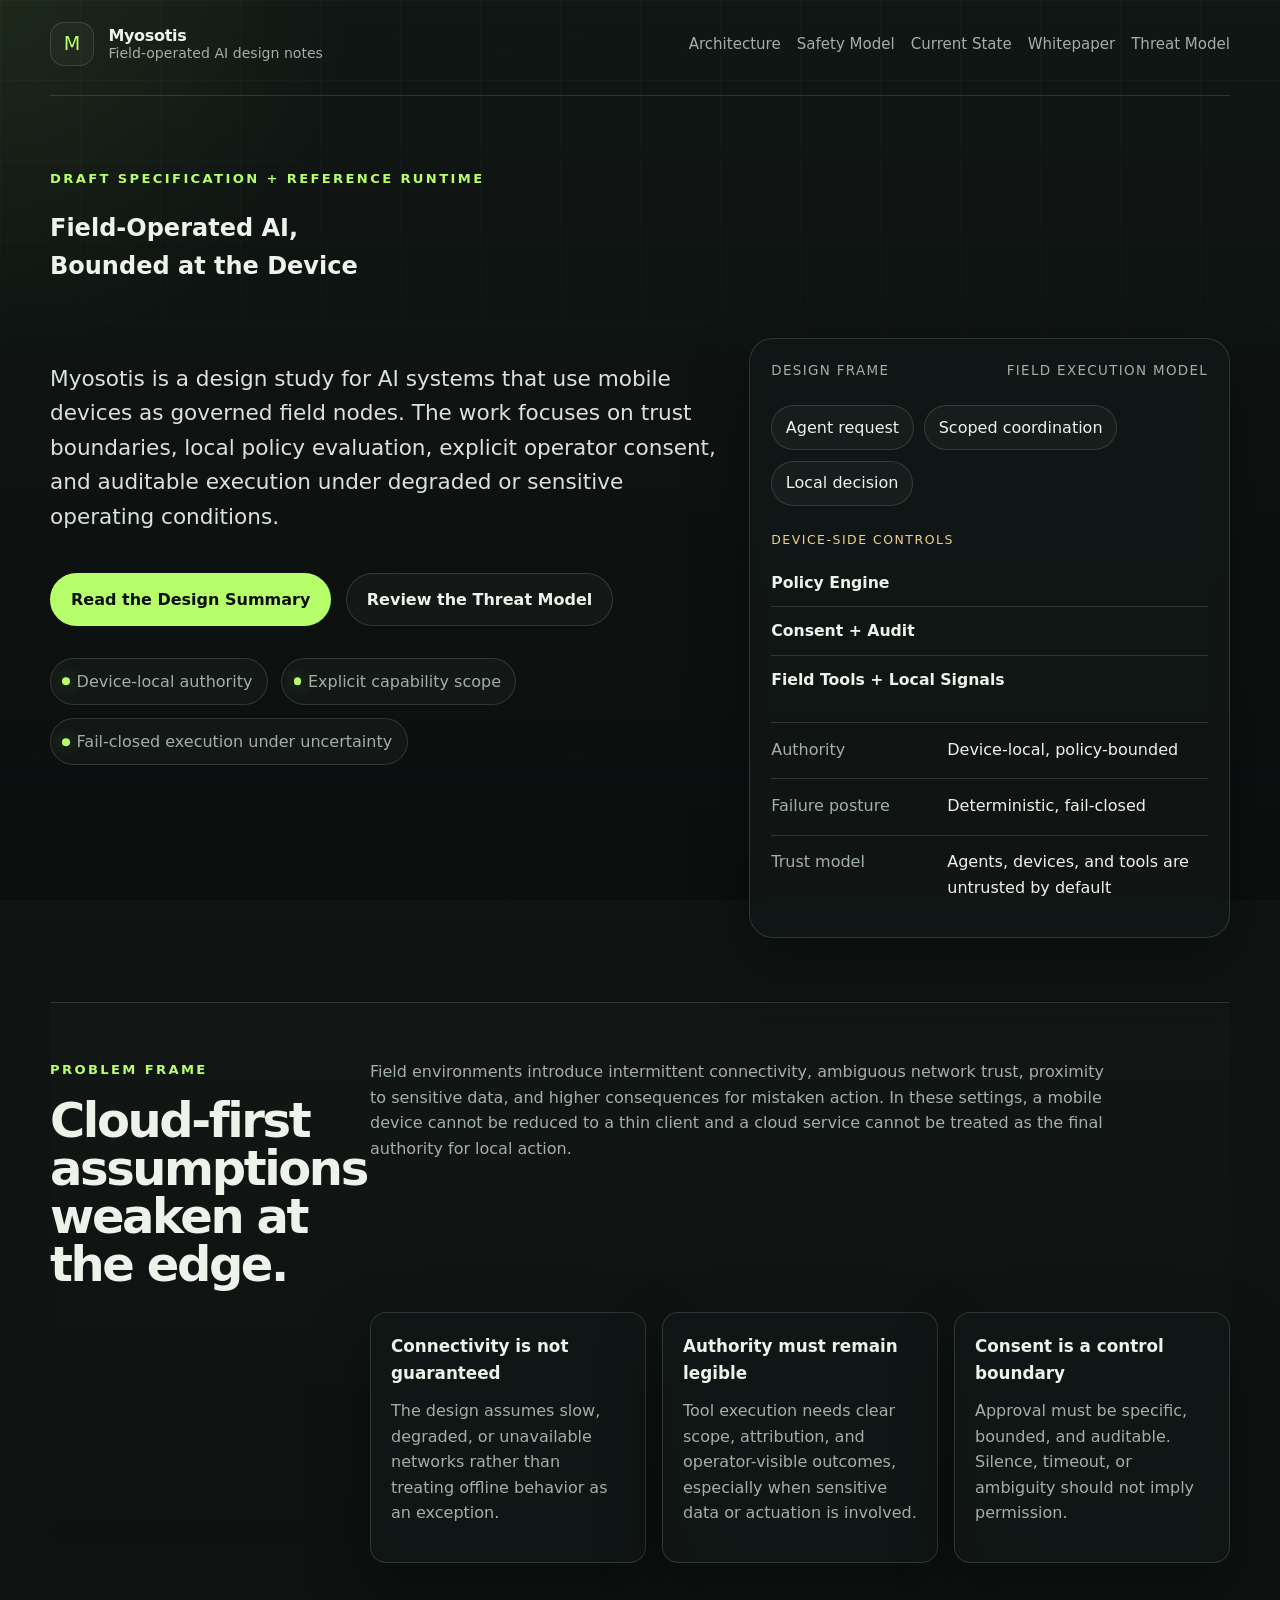
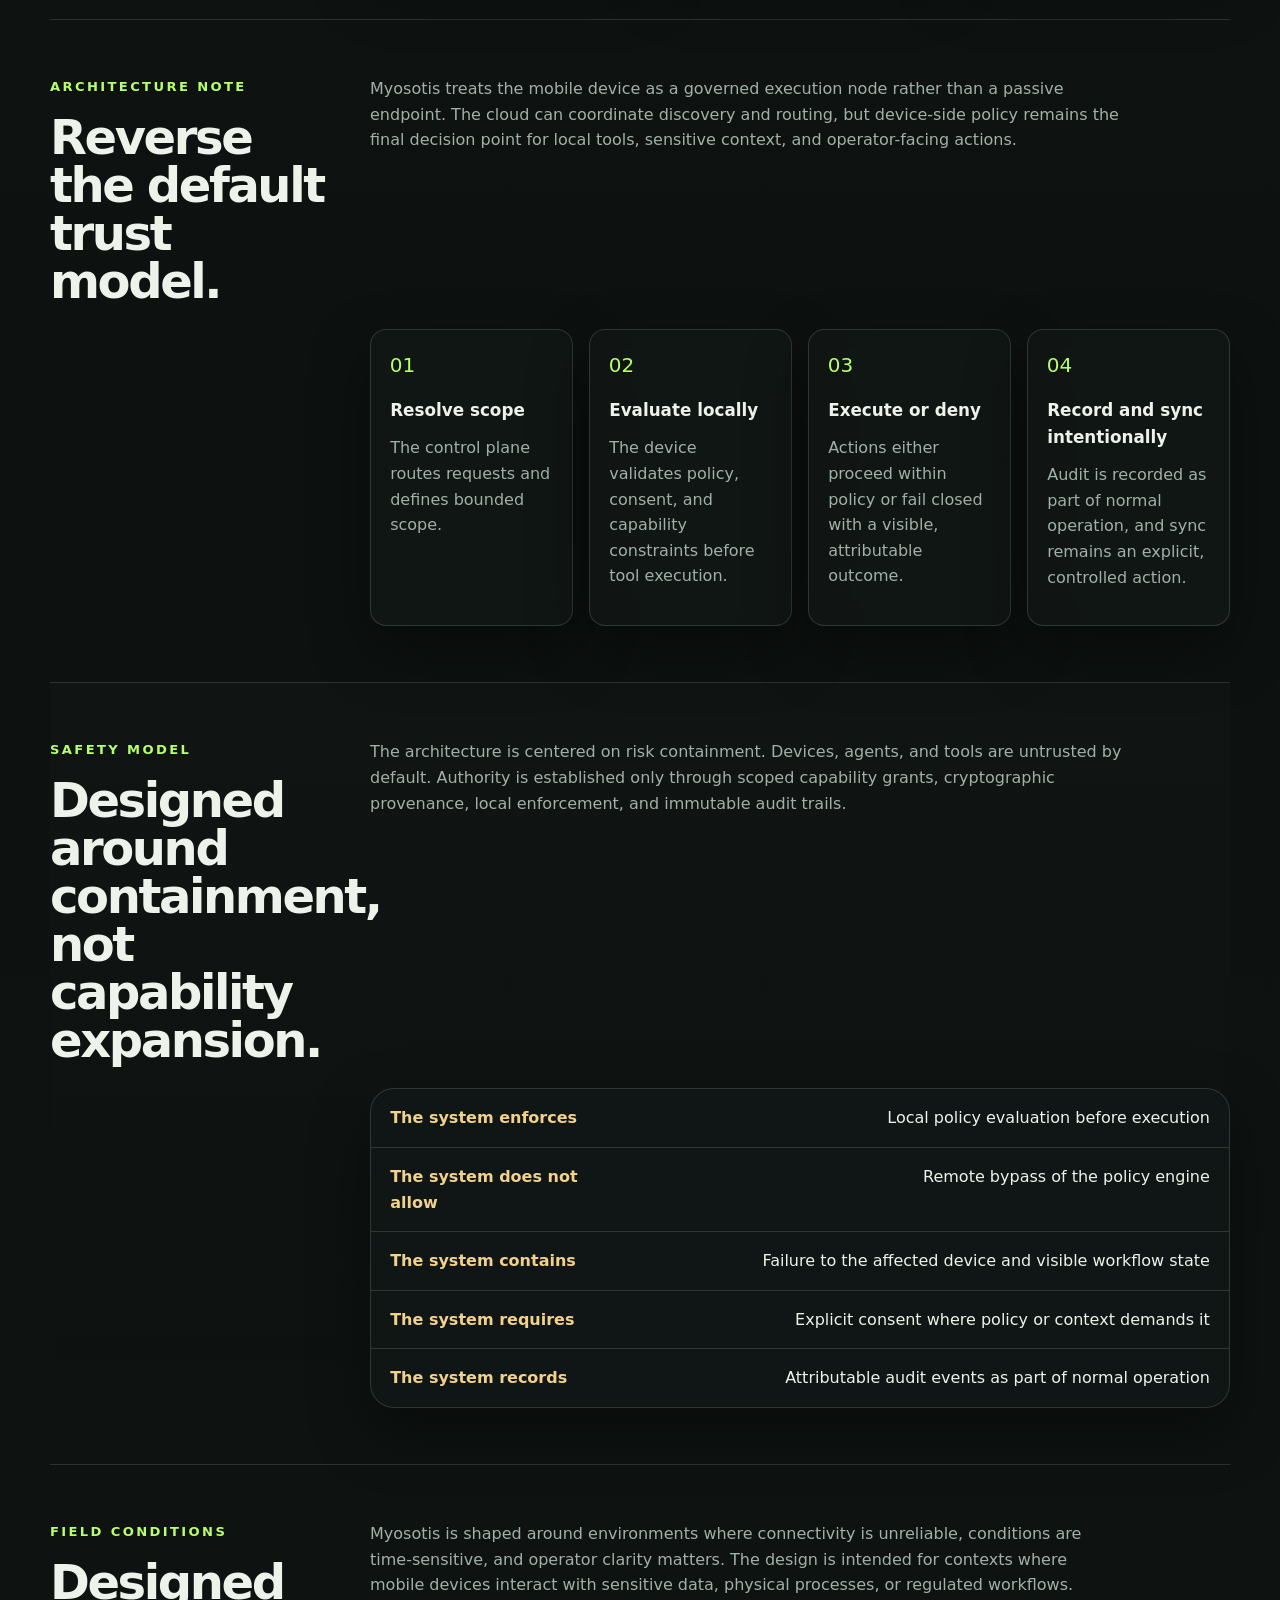
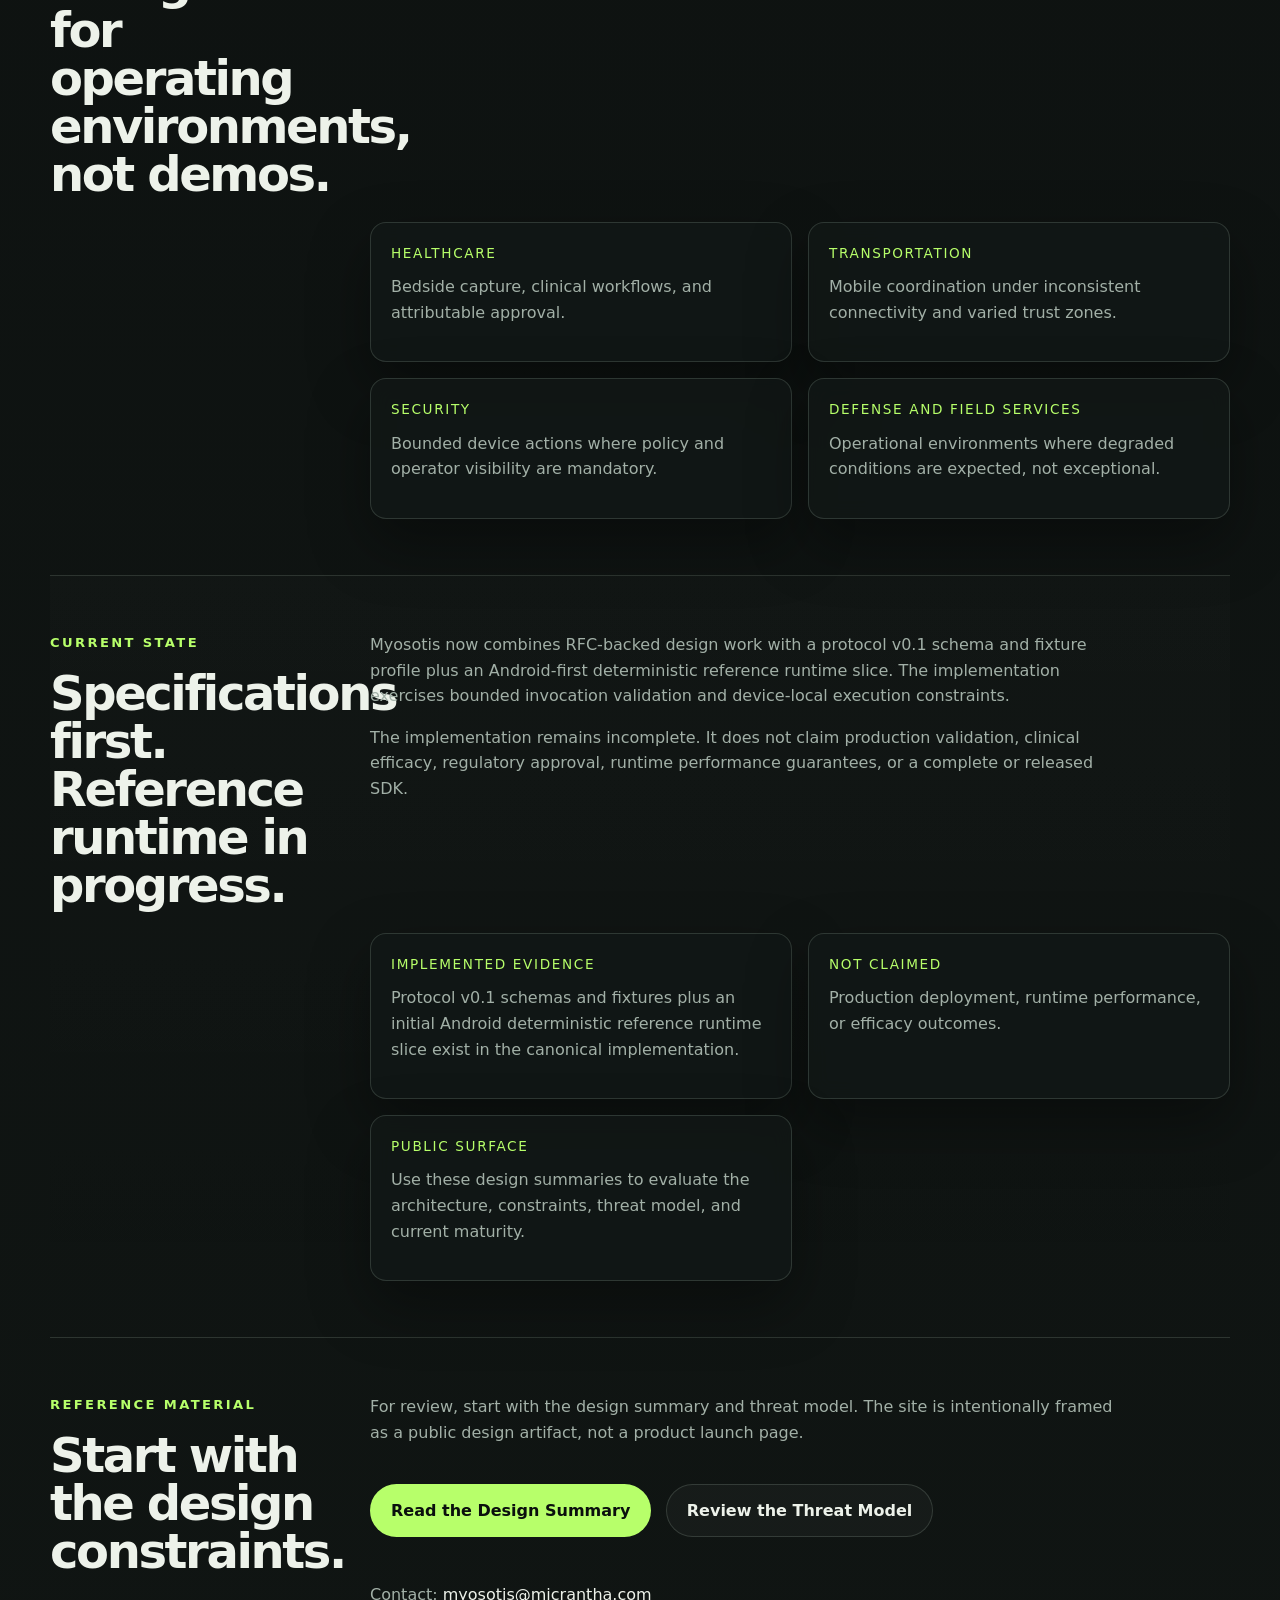
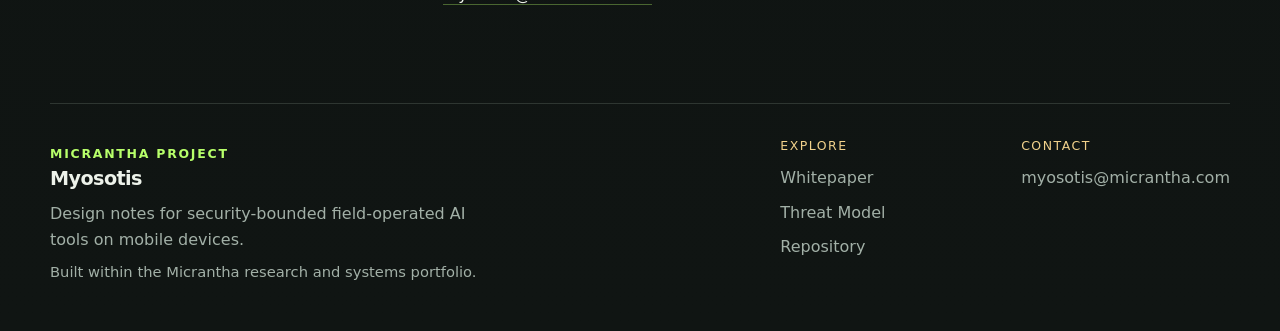
<file: web/index.html>
<!DOCTYPE html>
<html lang="en">
  <head>
    <meta charset="UTF-8" />
    <meta name="viewport" content="width=device-width, initial-scale=1.0" />
    <title>Myosotis | Field-Operated AI Design Notes</title>
    <meta
      name="description"
      content="Myosotis is a design exploration for field-operated AI systems on mobile devices, with local policy enforcement, explicit consent, and auditable execution."
    />
    <meta name="myosotis-source-revision" content="073e1607a7ba5514111355e7133a2f18e31016f1" />
    <meta name="myosotis-reviewed-at" content="2026-10-05" />
    <meta name="myosotis-publication-status" content="provisional" />
    <link rel="alternate" type="application/json" href="provenance.json" title="Myosotis provenance" />
    <link rel="alternate" type="application/json" href="claims.json" title="Myosotis public claims ledger" />
    <link rel="icon" href="favicon.svg" type="image/svg+xml" />
    <link rel="stylesheet" href="assets/styles.css" />
  </head>
  <body class="page-shell">
    <div class="noise" aria-hidden="true"></div>
    <a class="skip-link" href="#main-content">Skip to content</a>
    <header class="site-header">
      <a class="brand" href="index.html">
        <span class="brand-mark">M</span>
        <span class="brand-copy">
          <strong>Myosotis</strong>
          <span>Field-operated AI design notes</span>
        </span>
      </a>
      <nav class="site-nav" aria-label="Primary">
        <a href="#architecture">Architecture</a>
        <a href="#safety">Safety Model</a>
        <a href="#state">Current State</a>
        <a href="whitepaper.html">Whitepaper</a>
        <a href="threat-model.html">Threat Model</a>
      </nav>
    </header>

    <main id="main-content">
      <section class="hero" data-claim-id="MYO-WEB-INDEX-OVERVIEW" data-claim-confidence="design">
        <div class="hero-headline">
          <p class="eyebrow">Draft specification + reference runtime</p>
          <h1>
            <span>Field-Operated AI,</span>
            <span>Bounded at the Device</span>
          </h1>
        </div>

        <div class="hero-copy">
          <p class="lede">
            Myosotis is a design study for AI systems that use mobile devices as
            governed field nodes. The work focuses on trust boundaries, local
            policy evaluation, explicit operator consent, and auditable execution
            under degraded or sensitive operating conditions.
          </p>
          <div class="cta-row">
            <a class="button button-primary" href="whitepaper.html"
              >Read the Design Summary</a
            >
            <a class="button button-secondary" href="threat-model.html"
              >Review the Threat Model</a
            >
          </div>
          <ul class="signal-list" aria-label="Design constraints">
            <li>Device-local authority</li>
            <li>Explicit capability scope</li>
            <li>Fail-closed execution under uncertainty</li>
          </ul>
        </div>

        <aside class="hero-panel" aria-label="System overview">
          <div class="panel-header">
            <span>Design frame</span>
            <span>Field execution model</span>
          </div>
          <div class="diagram-flow" aria-label="Request path">
            <span>Agent request</span>
            <span>Scoped coordination</span>
            <span>Local decision</span>
          </div>
          <div class="diagram-lanes">
            <span class="lane-label">Device-side controls</span>
            <div class="diagram-core">
              <strong>Policy Engine</strong>
              <strong>Consent + Audit</strong>
              <strong>Field Tools + Local Signals</strong>
            </div>
          </div>
          <dl class="panel-metrics">
            <div>
              <dt>Authority</dt>
              <dd>Device-local, policy-bounded</dd>
            </div>
            <div>
              <dt>Failure posture</dt>
              <dd>Deterministic, fail-closed</dd>
            </div>
            <div>
              <dt>Trust model</dt>
              <dd>Agents, devices, and tools are untrusted by default</dd>
            </div>
          </dl>
        </aside>
      </section>

      <section class="section-grid section-band" data-claim-id="MYO-WEB-INDEX-PROBLEM" data-claim-confidence="design">
        <div class="section-intro">
          <p class="section-label">Problem frame</p>
          <h2>Cloud-first assumptions weaken at the edge.</h2>
        </div>
        <div class="section-copy">
          <p>
            Field environments introduce intermittent connectivity, ambiguous
            network trust, proximity to sensitive data, and higher consequences
            for mistaken action. In these settings, a mobile device cannot be
            reduced to a thin client and a cloud service cannot be treated as the
            final authority for local action.
          </p>
        </div>
        <div class="card-grid">
          <article class="feature-card">
            <h3>Connectivity is not guaranteed</h3>
            <p>
              The design assumes slow, degraded, or unavailable networks rather
              than treating offline behavior as an exception.
            </p>
          </article>
          <article class="feature-card">
            <h3>Authority must remain legible</h3>
            <p>
              Tool execution needs clear scope, attribution, and operator-visible
              outcomes, especially when sensitive data or actuation is involved.
            </p>
          </article>
          <article class="feature-card">
            <h3>Consent is a control boundary</h3>
            <p>
              Approval must be specific, bounded, and auditable. Silence,
              timeout, or ambiguity should not imply permission.
            </p>
          </article>
        </div>
      </section>

      <section class="section-grid" id="architecture" data-claim-id="MYO-WEB-INDEX-ARCHITECTURE" data-claim-confidence="design">
        <div class="section-intro">
          <p class="section-label">Architecture note</p>
          <h2>Reverse the default trust model.</h2>
        </div>
        <div class="section-copy">
          <p>
            Myosotis treats the mobile device as a governed execution node rather
            than a passive endpoint. The cloud can coordinate discovery and
            routing, but device-side policy remains the final decision point for
            local tools, sensitive context, and operator-facing actions.
          </p>
        </div>
        <div class="timeline">
          <div class="timeline-item">
            <span>01</span>
            <h3>Resolve scope</h3>
            <p>The control plane routes requests and defines bounded scope.</p>
          </div>
          <div class="timeline-item">
            <span>02</span>
            <h3>Evaluate locally</h3>
            <p>
              The device validates policy, consent, and capability constraints
              before tool execution.
            </p>
          </div>
          <div class="timeline-item">
            <span>03</span>
            <h3>Execute or deny</h3>
            <p>
              Actions either proceed within policy or fail closed with a visible,
              attributable outcome.
            </p>
          </div>
          <div class="timeline-item">
            <span>04</span>
            <h3>Record and sync intentionally</h3>
            <p>
              Audit is recorded as part of normal operation, and sync remains an
              explicit, controlled action.
            </p>
          </div>
        </div>
      </section>

      <section class="section-grid section-band" id="safety" data-claim-id="MYO-WEB-INDEX-SAFETY" data-claim-confidence="design">
        <div class="section-intro">
          <p class="section-label">Safety model</p>
          <h2>Designed around containment, not capability expansion.</h2>
        </div>
        <div class="section-copy">
          <p>
            The architecture is centered on risk containment. Devices, agents,
            and tools are untrusted by default. Authority is established only
            through scoped capability grants, cryptographic provenance, local
            enforcement, and immutable audit trails.
          </p>
        </div>
        <div class="rules-board">
          <div class="rule-row">
            <strong>The system enforces</strong>
            <span>Local policy evaluation before execution</span>
          </div>
          <div class="rule-row">
            <strong>The system does not allow</strong>
            <span>Remote bypass of the policy engine</span>
          </div>
          <div class="rule-row">
            <strong>The system contains</strong>
            <span>Failure to the affected device and visible workflow state</span>
          </div>
          <div class="rule-row">
            <strong>The system requires</strong>
            <span>Explicit consent where policy or context demands it</span>
          </div>
          <div class="rule-row">
            <strong>The system records</strong>
            <span>Attributable audit events as part of normal operation</span>
          </div>
        </div>
      </section>

      <section class="section-grid" data-claim-id="MYO-WEB-INDEX-FIELD" data-claim-confidence="design">
        <div class="section-intro">
          <p class="section-label">Field conditions</p>
          <h2>Designed for operating environments, not demos.</h2>
        </div>
        <div class="section-copy">
          <p>
            Myosotis is shaped around environments where connectivity is
            unreliable, conditions are time-sensitive, and operator clarity
            matters. The design is intended for contexts where mobile devices
            interact with sensitive data, physical processes, or regulated
            workflows.
          </p>
        </div>
        <div class="sector-grid">
          <div class="sector-card">
            <span>Healthcare</span>
            <p>Bedside capture, clinical workflows, and attributable approval.</p>
          </div>
          <div class="sector-card">
            <span>Transportation</span>
            <p>Mobile coordination under inconsistent connectivity and varied trust zones.</p>
          </div>
          <div class="sector-card">
            <span>Security</span>
            <p>Bounded device actions where policy and operator visibility are mandatory.</p>
          </div>
          <div class="sector-card">
            <span>Defense and field services</span>
            <p>Operational environments where degraded conditions are expected, not exceptional.</p>
          </div>
        </div>
      </section>

      <section class="section-grid section-band" id="state" data-claim-id="MYO-WEB-INDEX-STATE" data-claim-confidence="conformance">
        <div class="section-intro">
          <p class="section-label">Current state</p>
          <h2>Specifications first. Reference runtime in progress.</h2>
        </div>
        <div class="section-copy">
          <p>
            Myosotis now combines RFC-backed design work with a protocol v0.1
            schema and fixture profile plus an Android-first deterministic
            reference runtime slice. The implementation exercises bounded
            invocation validation and device-local execution constraints.
          </p>
          <p>
            The implementation remains incomplete. It does not claim production
            validation, clinical efficacy, regulatory approval, runtime
            performance guarantees, or a complete or released SDK.
          </p>
        </div>
        <div class="status-grid">
          <div class="status-card">
            <span>Implemented evidence</span>
            <p>
              Protocol v0.1 schemas and fixtures plus an initial Android
              deterministic reference runtime slice exist in the canonical
              implementation.
            </p>
          </div>
          <div class="status-card">
            <span>Not claimed</span>
            <p>Production deployment, runtime performance, or efficacy outcomes.</p>
          </div>
          <div class="status-card">
            <span>Public surface</span>
            <p>
              Use these design summaries to evaluate the architecture,
              constraints, threat model, and current maturity.
            </p>
          </div>
        </div>
      </section>

      <section class="section-grid final-cta" id="contact" data-claim-id="MYO-WEB-INDEX-REFERENCE" data-claim-confidence="design">
        <div class="section-intro">
          <p class="section-label">Reference material</p>
          <h2>Start with the design constraints.</h2>
        </div>
        <div class="section-copy">
          <p>
            For review, start with the design summary and threat model. The site
            is intentionally framed as a public design artifact, not a product
            launch page.
          </p>
          <div class="cta-row">
            <a class="button button-primary" href="whitepaper.html"
              >Read the Design Summary</a
            >
            <a class="button button-secondary" href="threat-model.html"
              >Review the Threat Model</a
            >
          </div>
          <div class="contact-line">
            <p>
              Contact:
              <a href="mailto:myosotis@micrantha.com?subject=Myosotis%20Inquiry"
                >myosotis@micrantha.com</a
              >
            </p>
          </div>
        </div>
      </section>
    </main>

    <footer class="site-footer">
      <div class="footer-brand">
        <p class="footer-kicker">Micrantha project</p>
        <strong class="footer-title">Myosotis</strong>
        <p>
          Design notes for security-bounded field-operated AI tools on mobile
          devices.
        </p>
        <p class="footer-meta">
          Built within the Micrantha research and systems portfolio.
        </p>
      </div>
      <div class="footer-grid">
        <div class="footer-column">
          <span>Explore</span>
          <nav aria-label="Footer">
            <a href="whitepaper.html">Whitepaper</a>
            <a href="threat-model.html">Threat Model</a>
            <a href="https://github.com/hackelia-micrantha/myosotis-community">Repository</a>
          </nav>
        </div>
        <div class="footer-column">
          <span>Contact</span>
          <div class="footer-links">
            <a href="mailto:myosotis@micrantha.com?subject=Myosotis%20Inquiry"
              >myosotis@micrantha.com</a
            >
          </div>
        </div>
      </div>
    </footer>
  </body>
</html>
</file>
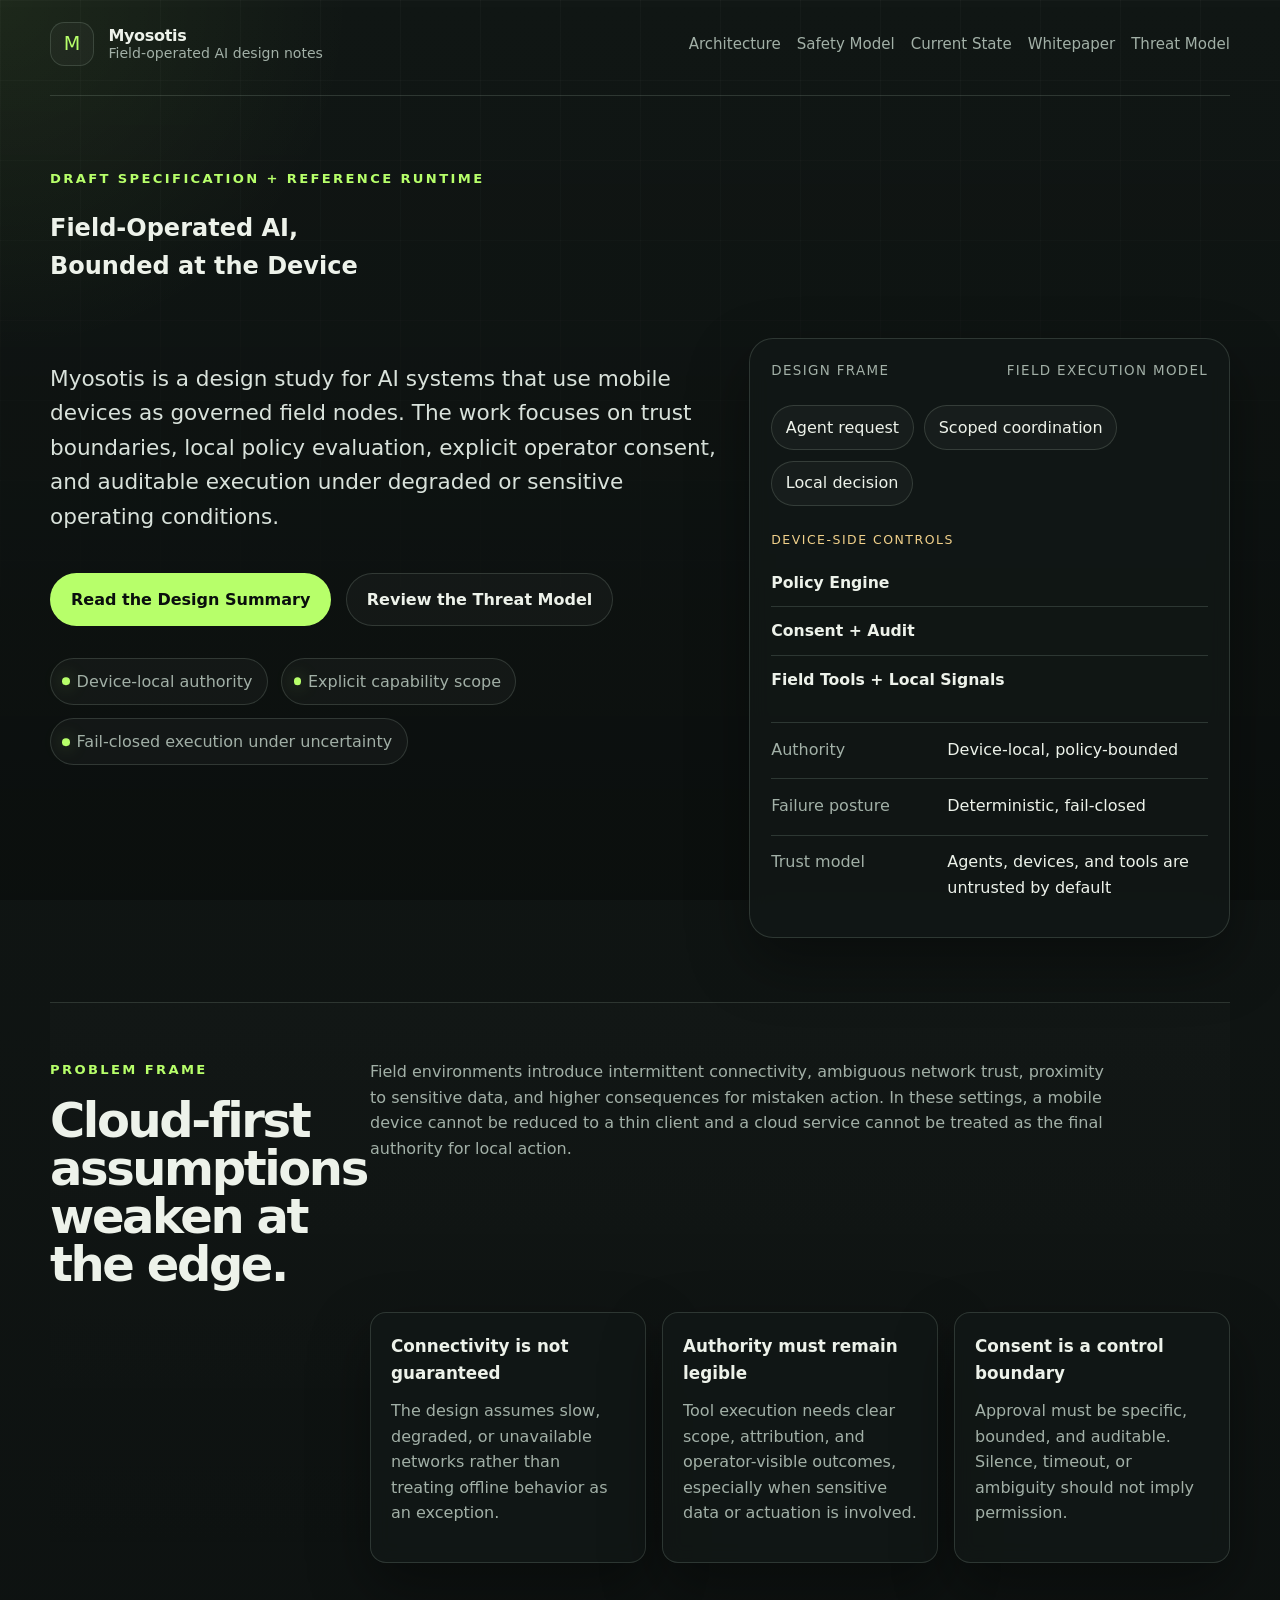
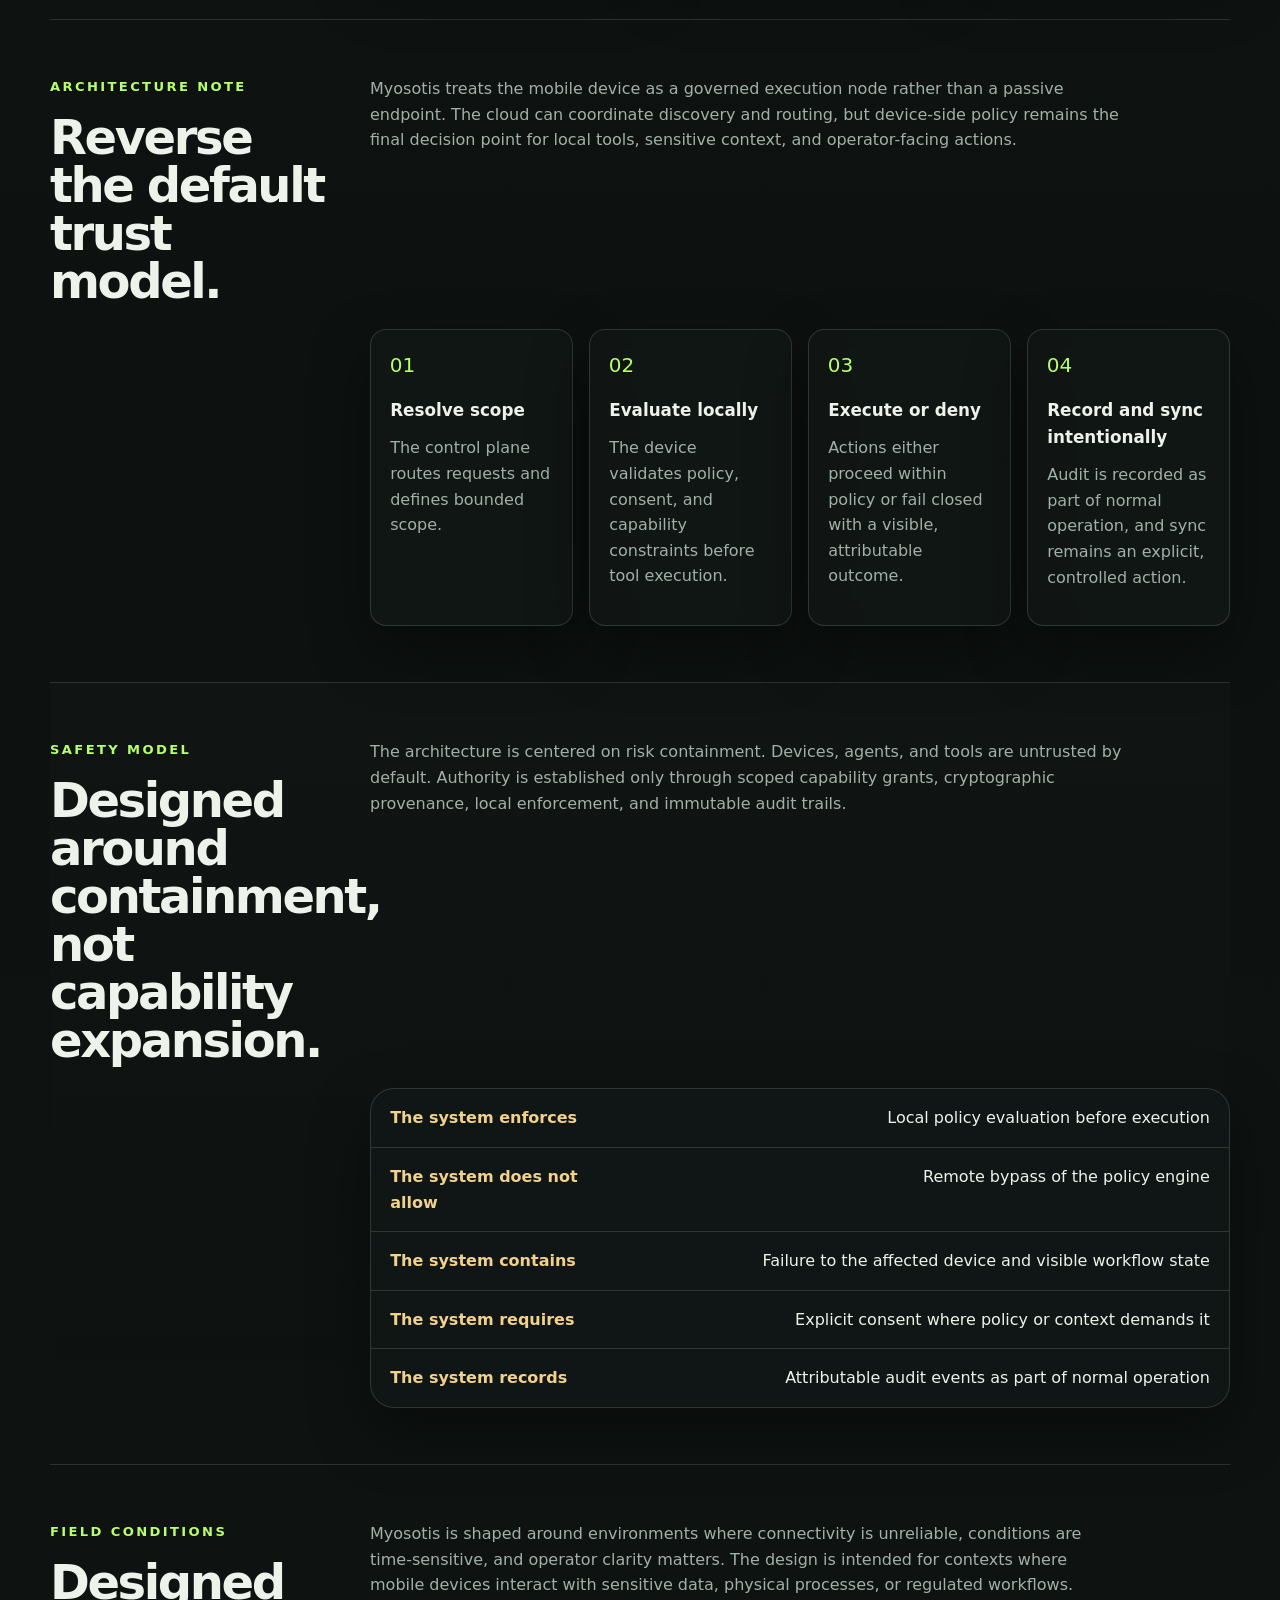
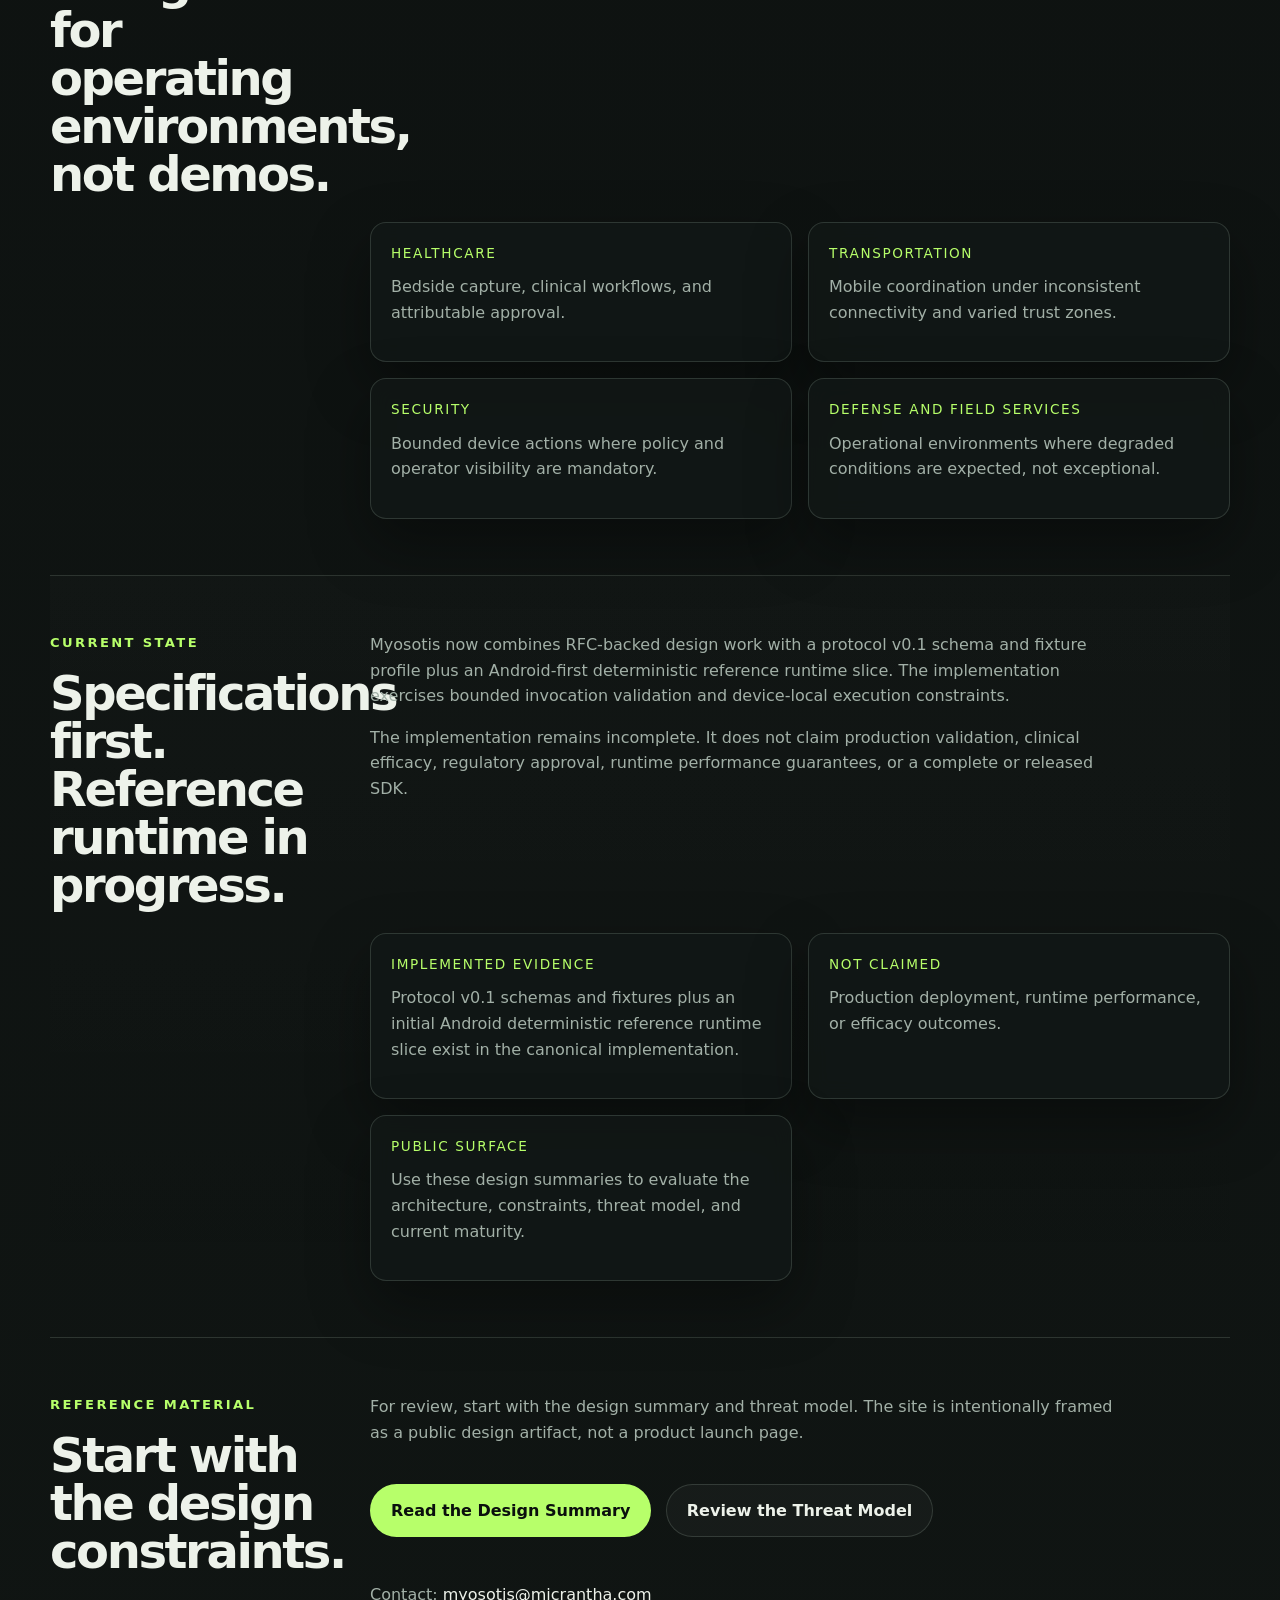
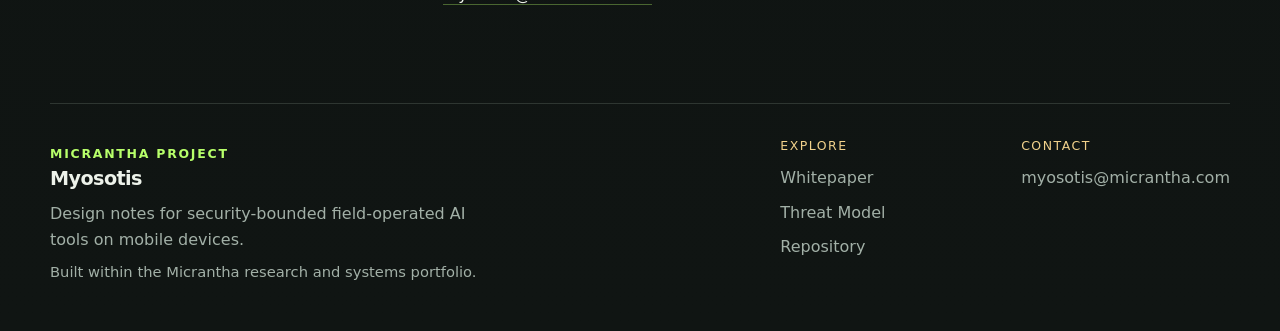
<file: web/index-b.html>
<!DOCTYPE html>
<html lang="en" data-phyllotaxis-profile="utility" data-phyllotaxis-scheme="light" data-ui-variant="pastel">
  <head>
    <meta charset="UTF-8" />
    <meta name="viewport" content="width=device-width, initial-scale=1.0" />
    <title>Myosotis | Field-Operated AI Design Notes</title>
    <meta
      name="description"
      content="Myosotis is a design exploration for field-operated AI systems on mobile devices, with local policy enforcement, explicit consent, and auditable execution."
    />
    <meta name="myosotis-source-revision" content="073e1607a7ba5514111355e7133a2f18e31016f1" />
    <meta name="myosotis-reviewed-at" content="2026-10-05" />
    <meta name="myosotis-publication-status" content="provisional" />
    <meta name="robots" content="noindex,follow" />
    <link rel="canonical" href="index.html" />
    <link rel="alternate" type="application/json" href="provenance.json" title="Myosotis provenance" />
    <link rel="alternate" type="application/json" href="claims.json" title="Myosotis public claims ledger" />
    <link rel="icon" href="favicon.svg" type="image/svg+xml" />
    <link rel="stylesheet" href="assets/styles.css" />
  </head>
  <body class="page-shell">
    <a class="skip-link" href="#main-content">Skip to content</a>
    <header class="site-header">
      <a class="brand" href="index.html">
        <span class="brand-mark">M</span>
        <span class="brand-copy">
          <strong>Myosotis</strong>
          <span>Field-operated AI design notes</span>
        </span>
      </a>
      <nav class="site-nav" aria-label="Primary">
        <a href="#architecture">Architecture</a>
        <a href="#safety">Safety Model</a>
        <a href="#state">Current State</a>
        <a href="whitepaper.html">Whitepaper</a>
        <a href="threat-model.html">Threat Model</a>
      </nav>
    </header>

    <main id="main-content">
      <section class="hero" data-claim-id="MYO-WEB-INDEX-OVERVIEW" data-claim-confidence="design">
        <div class="hero-headline">
          <p class="eyebrow">Draft specification + reference runtime</p>
          <h1>
            <span>Field-Operated AI,</span>
            <span>Bounded at the Device</span>
          </h1>
        </div>

        <div class="hero-copy">
          <p class="lede">
            Myosotis is a design study for AI systems that use mobile devices as
            governed field nodes. The work focuses on trust boundaries, local
            policy evaluation, explicit operator consent, and auditable execution
            under degraded or sensitive operating conditions.
          </p>
          <div class="cta-row">
            <a class="button button-primary" href="whitepaper.html"
              >Read the Design Summary</a
            >
            <a class="button button-secondary" href="threat-model.html"
              >Review the Threat Model</a
            >
          </div>
          <ul class="signal-list" aria-label="Design constraints">
            <li>Device-local authority</li>
            <li>Explicit capability scope</li>
            <li>Fail-closed execution under uncertainty</li>
          </ul>
        </div>

        <aside class="hero-panel" aria-label="System overview">
          <div class="panel-header">
            <span>Design frame</span>
            <span>Field execution model</span>
          </div>
          <div class="diagram-flow" aria-label="Request path">
            <span>Agent request</span>
            <span>Scoped coordination</span>
            <span>Local decision</span>
          </div>
          <div class="diagram-lanes">
            <span class="lane-label">Device-side controls</span>
            <div class="diagram-core">
              <strong>Policy Engine</strong>
              <strong>Consent + Audit</strong>
              <strong>Field Tools + Local Signals</strong>
            </div>
          </div>
          <dl class="panel-metrics">
            <div>
              <dt>Authority</dt>
              <dd>Device-local, policy-bounded</dd>
            </div>
            <div>
              <dt>Failure posture</dt>
              <dd>Deterministic, fail-closed</dd>
            </div>
            <div>
              <dt>Trust model</dt>
              <dd>Agents, devices, and tools are untrusted by default</dd>
            </div>
          </dl>
        </aside>
      </section>

      <section class="section-grid section-band" data-claim-id="MYO-WEB-INDEX-PROBLEM" data-claim-confidence="design">
        <div class="section-intro">
          <p class="section-label">Problem frame</p>
          <h2>Cloud-first assumptions weaken at the edge.</h2>
        </div>
        <div class="section-copy">
          <p>
            Field environments introduce intermittent connectivity, ambiguous
            network trust, proximity to sensitive data, and higher consequences
            for mistaken action. In these settings, a mobile device cannot be
            reduced to a thin client and a cloud service cannot be treated as the
            final authority for local action.
          </p>
        </div>
        <div class="card-grid">
          <article class="feature-card">
            <h3>Connectivity is not guaranteed</h3>
            <p>
              The design assumes slow, degraded, or unavailable networks rather
              than treating offline behavior as an exception.
            </p>
          </article>
          <article class="feature-card">
            <h3>Authority must remain legible</h3>
            <p>
              Tool execution needs clear scope, attribution, and operator-visible
              outcomes, especially when sensitive data or actuation is involved.
            </p>
          </article>
          <article class="feature-card">
            <h3>Consent is a control boundary</h3>
            <p>
              Approval must be specific, bounded, and auditable. Silence,
              timeout, or ambiguity should not imply permission.
            </p>
          </article>
        </div>
      </section>

      <section class="section-grid" id="architecture" data-claim-id="MYO-WEB-INDEX-ARCHITECTURE" data-claim-confidence="design">
        <div class="section-intro">
          <p class="section-label">Architecture note</p>
          <h2>Reverse the default trust model.</h2>
        </div>
        <div class="section-copy">
          <p>
            Myosotis treats the mobile device as a governed execution node rather
            than a passive endpoint. The cloud can coordinate discovery and
            routing, but device-side policy remains the final decision point for
            local tools, sensitive context, and operator-facing actions.
          </p>
        </div>
        <div class="timeline">
          <div class="timeline-item">
            <span>01</span>
            <h3>Resolve scope</h3>
            <p>The control plane routes requests and defines bounded scope.</p>
          </div>
          <div class="timeline-item">
            <span>02</span>
            <h3>Evaluate locally</h3>
            <p>
              The device validates policy, consent, and capability constraints
              before tool execution.
            </p>
          </div>
          <div class="timeline-item">
            <span>03</span>
            <h3>Execute or deny</h3>
            <p>
              Actions either proceed within policy or fail closed with a visible,
              attributable outcome.
            </p>
          </div>
          <div class="timeline-item">
            <span>04</span>
            <h3>Record and sync intentionally</h3>
            <p>
              Audit is recorded as part of normal operation, and sync remains an
              explicit, controlled action.
            </p>
          </div>
        </div>
      </section>

      <section class="section-grid section-band" id="safety" data-claim-id="MYO-WEB-INDEX-SAFETY" data-claim-confidence="design">
        <div class="section-intro">
          <p class="section-label">Safety model</p>
          <h2>Designed around containment, not capability expansion.</h2>
        </div>
        <div class="section-copy">
          <p>
            The architecture is centered on risk containment. Devices, agents,
            and tools are untrusted by default. Authority is established only
            through scoped capability grants, cryptographic provenance, local
            enforcement, and immutable audit trails.
          </p>
        </div>
        <div class="rules-board">
          <div class="rule-row">
            <strong>The system enforces</strong>
            <span>Local policy evaluation before execution</span>
          </div>
          <div class="rule-row">
            <strong>The system does not allow</strong>
            <span>Remote bypass of the policy engine</span>
          </div>
          <div class="rule-row">
            <strong>The system contains</strong>
            <span>Failure to the affected device and visible workflow state</span>
          </div>
          <div class="rule-row">
            <strong>The system requires</strong>
            <span>Explicit consent where policy or context demands it</span>
          </div>
          <div class="rule-row">
            <strong>The system records</strong>
            <span>Attributable audit events as part of normal operation</span>
          </div>
        </div>
      </section>

      <section class="section-grid" data-claim-id="MYO-WEB-INDEX-FIELD" data-claim-confidence="design">
        <div class="section-intro">
          <p class="section-label">Field conditions</p>
          <h2>Designed for operating environments, not demos.</h2>
        </div>
        <div class="section-copy">
          <p>
            Myosotis is shaped around environments where connectivity is
            unreliable, conditions are time-sensitive, and operator clarity
            matters. The design is intended for contexts where mobile devices
            interact with sensitive data, physical processes, or regulated
            workflows.
          </p>
        </div>
        <div class="sector-grid">
          <div class="sector-card">
            <span>Healthcare</span>
            <p>Bedside capture, clinical workflows, and attributable approval.</p>
          </div>
          <div class="sector-card">
            <span>Transportation</span>
            <p>Mobile coordination under inconsistent connectivity and varied trust zones.</p>
          </div>
          <div class="sector-card">
            <span>Security</span>
            <p>Bounded device actions where policy and operator visibility are mandatory.</p>
          </div>
          <div class="sector-card">
            <span>Defense and field services</span>
            <p>Operational environments where degraded conditions are expected, not exceptional.</p>
          </div>
        </div>
      </section>

      <section class="section-grid section-band" id="state" data-claim-id="MYO-WEB-INDEX-STATE" data-claim-confidence="conformance">
        <div class="section-intro">
          <p class="section-label">Current state</p>
          <h2>Specifications first. Reference runtime in progress.</h2>
        </div>
        <div class="section-copy">
          <p>
            Myosotis now combines RFC-backed design work with a protocol v0.1
            schema and fixture profile plus an Android-first deterministic
            reference runtime slice. The implementation exercises bounded
            invocation validation and device-local execution constraints.
          </p>
          <p>
            The implementation remains incomplete. It does not claim production
            validation, clinical efficacy, regulatory approval, runtime
            performance guarantees, or a complete or released SDK.
          </p>
        </div>
        <div class="status-grid">
          <div class="status-card">
            <span>Implemented evidence</span>
            <p>
              Protocol v0.1 schemas and fixtures plus an initial Android
              deterministic reference runtime slice exist in the canonical
              implementation.
            </p>
          </div>
          <div class="status-card">
            <span>Not claimed</span>
            <p>Production deployment, runtime performance, or efficacy outcomes.</p>
          </div>
          <div class="status-card">
            <span>Public surface</span>
            <p>
              Use these design summaries to evaluate the architecture,
              constraints, threat model, and current maturity.
            </p>
          </div>
        </div>
      </section>

      <section class="section-grid final-cta" id="contact" data-claim-id="MYO-WEB-INDEX-REFERENCE" data-claim-confidence="design">
        <div class="section-intro">
          <p class="section-label">Reference material</p>
          <h2>Start with the design constraints.</h2>
        </div>
        <div class="section-copy">
          <p>
            For review, start with the design summary and threat model. The site
            is intentionally framed as a public design artifact, not a product
            launch page.
          </p>
          <div class="cta-row">
            <a class="button button-primary" href="whitepaper.html"
              >Read the Design Summary</a
            >
            <a class="button button-secondary" href="threat-model.html"
              >Review the Threat Model</a
            >
          </div>
          <div class="contact-line">
            <p>
              Contact:
              <a href="mailto:myosotis@micrantha.com?subject=Myosotis%20Inquiry"
                >myosotis@micrantha.com</a
              >
            </p>
          </div>
        </div>
      </section>
    </main>

    <footer class="site-footer">
      <div class="footer-brand">
        <p class="footer-kicker">Micrantha project</p>
        <strong class="footer-title">Myosotis</strong>
        <p>
          Design notes for security-bounded field-operated AI tools on mobile
          devices.
        </p>
        <p class="footer-meta">
          Built within the Micrantha research and systems portfolio.
        </p>
      </div>
      <div class="footer-grid">
        <div class="footer-column">
          <span>Explore</span>
          <nav aria-label="Footer">
            <a href="whitepaper.html">Whitepaper</a>
            <a href="threat-model.html">Threat Model</a>
            <a href="https://github.com/hackelia-micrantha/myosotis-community">Repository</a>
          </nav>
        </div>
        <div class="footer-column">
          <span>Contact</span>
          <div class="footer-links">
            <a href="mailto:myosotis@micrantha.com?subject=Myosotis%20Inquiry"
              >myosotis@micrantha.com</a
            >
          </div>
        </div>
      </div>
    </footer>
  </body>
</html>
</file>
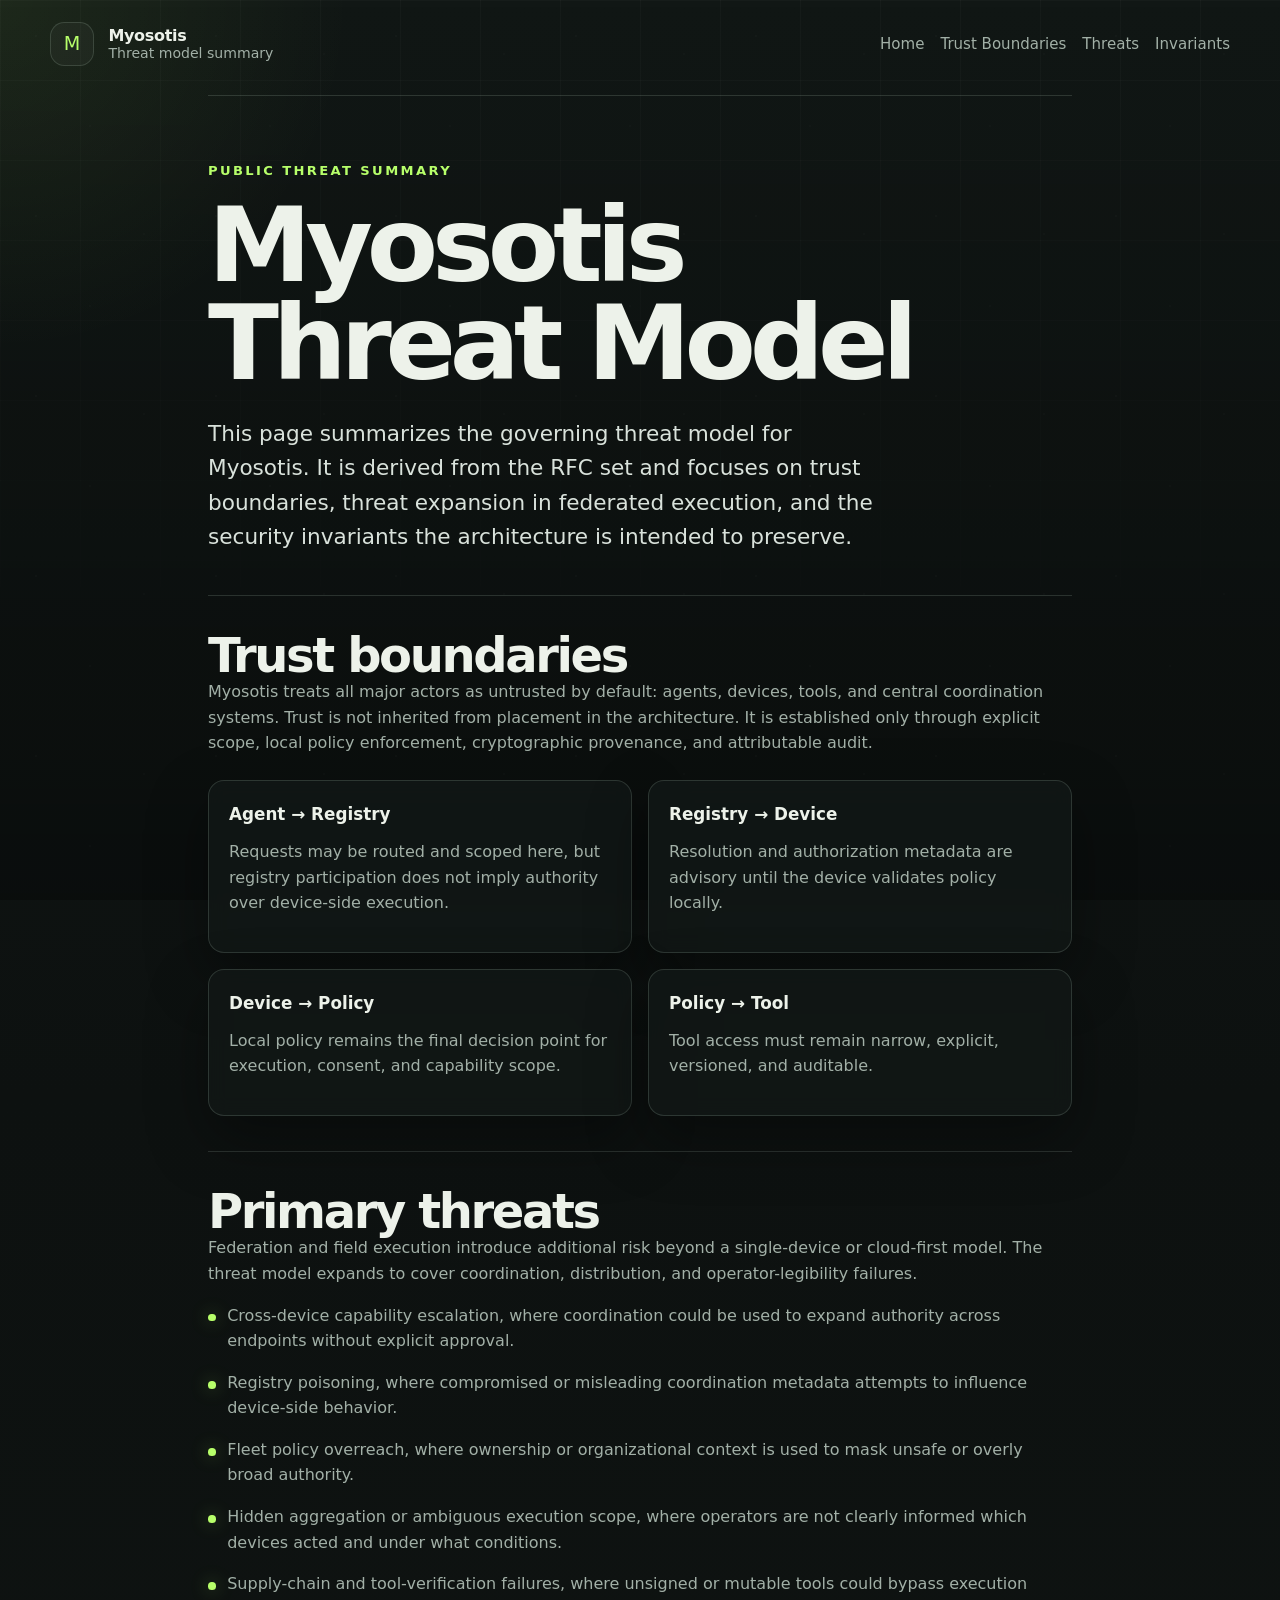
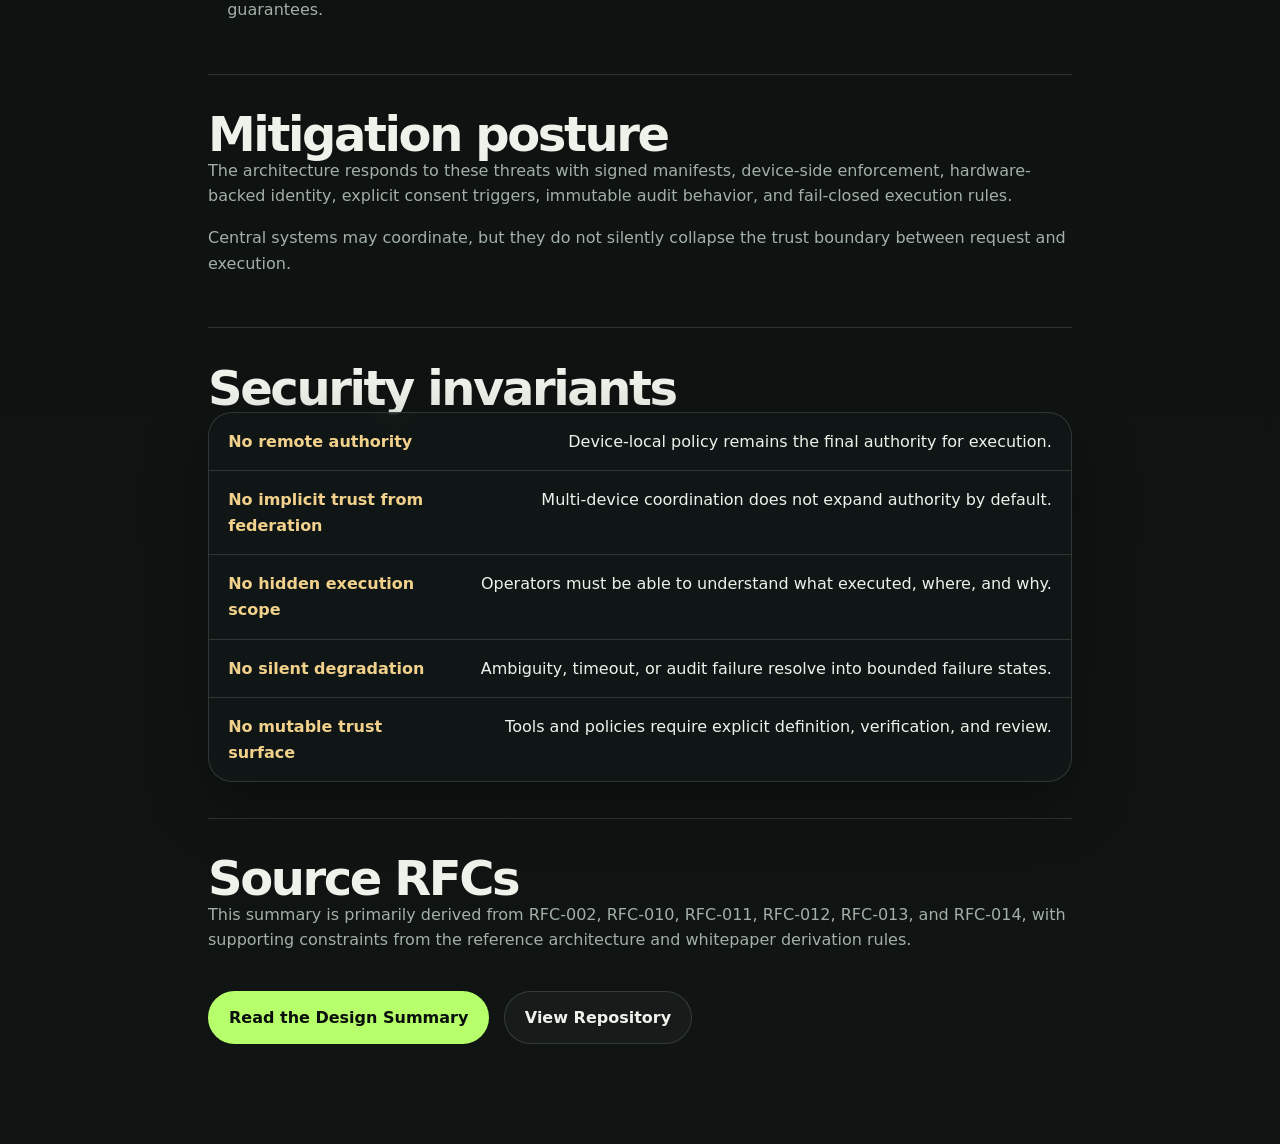
<file: web/threat-model.html>
<!DOCTYPE html>
<html lang="en">
  <head>
    <meta charset="UTF-8" />
    <meta name="viewport" content="width=device-width, initial-scale=1.0" />
    <title>Myosotis | Threat Model Summary</title>
    <meta
      name="description"
      content="A public summary of the Myosotis threat model covering trust boundaries, new threats in federation, and governing security invariants."
    />
    <meta name="myosotis-source-revision" content="073e1607a7ba5514111355e7133a2f18e31016f1" />
    <meta name="myosotis-reviewed-at" content="2026-10-05" />
    <meta name="myosotis-publication-status" content="provisional" />
    <link rel="alternate" type="application/json" href="provenance.json" title="Myosotis provenance" />
    <link rel="alternate" type="application/json" href="claims.json" title="Myosotis public claims ledger" />
    <link rel="icon" href="favicon.svg" type="image/svg+xml" />
    <link rel="stylesheet" href="assets/styles.css" />
  </head>
  <body class="page-shell page-shell-paper">
    <div class="noise" aria-hidden="true"></div>
    <a class="skip-link" href="#main-content">Skip to content</a>
    <header class="site-header">
      <a class="brand" href="index.html">
        <span class="brand-mark">M</span>
        <span class="brand-copy">
          <strong>Myosotis</strong>
          <span>Threat model summary</span>
        </span>
      </a>
      <nav class="site-nav" aria-label="Primary">
        <a href="index.html">Home</a>
        <a href="#boundaries">Trust Boundaries</a>
        <a href="#threats">Threats</a>
        <a href="#invariants">Invariants</a>
      </nav>
    </header>

    <main class="paper-layout" id="main-content">
      <section class="paper-hero" data-claim-id="MYO-WEB-THREAT-SCOPE" data-claim-confidence="design">
        <p class="eyebrow">Public threat summary</p>
        <h1>Myosotis Threat Model</h1>
        <p class="lede">
          This page summarizes the governing threat model for Myosotis. It is
          derived from the RFC set and focuses on trust boundaries, threat
          expansion in federated execution, and the security invariants the
          architecture is intended to preserve.
        </p>
      </section>

      <section class="paper-section" id="boundaries" data-claim-id="MYO-WEB-THREAT-BOUNDARIES" data-claim-confidence="design">
        <h2>Trust boundaries</h2>
        <p>
          Myosotis treats all major actors as untrusted by default: agents,
          devices, tools, and central coordination systems. Trust is not
          inherited from placement in the architecture. It is established only
          through explicit scope, local policy enforcement, cryptographic
          provenance, and attributable audit.
        </p>
        <div class="paper-grid">
          <article class="paper-card">
            <h3>Agent → Registry</h3>
            <p>
              Requests may be routed and scoped here, but registry participation
              does not imply authority over device-side execution.
            </p>
          </article>
          <article class="paper-card">
            <h3>Registry → Device</h3>
            <p>
              Resolution and authorization metadata are advisory until the
              device validates policy locally.
            </p>
          </article>
          <article class="paper-card">
            <h3>Device → Policy</h3>
            <p>
              Local policy remains the final decision point for execution,
              consent, and capability scope.
            </p>
          </article>
          <article class="paper-card">
            <h3>Policy → Tool</h3>
            <p>
              Tool access must remain narrow, explicit, versioned, and auditable.
            </p>
          </article>
        </div>
      </section>

      <section class="paper-section" id="threats" data-claim-id="MYO-WEB-THREAT-PRIMARY" data-claim-confidence="design">
        <h2>Primary threats</h2>
        <p>
          Federation and field execution introduce additional risk beyond a
          single-device or cloud-first model. The threat model expands to cover
          coordination, distribution, and operator-legibility failures.
        </p>
        <ul class="paper-list">
          <li>
            Cross-device capability escalation, where coordination could be used
            to expand authority across endpoints without explicit approval.
          </li>
          <li>
            Registry poisoning, where compromised or misleading coordination
            metadata attempts to influence device-side behavior.
          </li>
          <li>
            Fleet policy overreach, where ownership or organizational context is
            used to mask unsafe or overly broad authority.
          </li>
          <li>
            Hidden aggregation or ambiguous execution scope, where operators are
            not clearly informed which devices acted and under what conditions.
          </li>
          <li>
            Supply-chain and tool-verification failures, where unsigned or
            mutable tools could bypass execution guarantees.
          </li>
        </ul>
      </section>

      <section class="paper-section" data-claim-id="MYO-WEB-THREAT-MITIGATION" data-claim-confidence="design">
        <h2>Mitigation posture</h2>
        <p>
          The architecture responds to these threats with signed manifests,
          device-side enforcement, hardware-backed identity, explicit consent
          triggers, immutable audit behavior, and fail-closed execution rules.
        </p>
        <p>
          Central systems may coordinate, but they do not silently collapse the
          trust boundary between request and execution.
        </p>
      </section>

      <section class="paper-section" id="invariants" data-claim-id="MYO-WEB-THREAT-INVARIANTS" data-claim-confidence="design">
        <h2>Security invariants</h2>
        <div class="rules-board">
          <div class="rule-row">
            <strong>No remote authority</strong>
            <span>Device-local policy remains the final authority for execution.</span>
          </div>
          <div class="rule-row">
            <strong>No implicit trust from federation</strong>
            <span>Multi-device coordination does not expand authority by default.</span>
          </div>
          <div class="rule-row">
            <strong>No hidden execution scope</strong>
            <span>Operators must be able to understand what executed, where, and why.</span>
          </div>
          <div class="rule-row">
            <strong>No silent degradation</strong>
            <span>Ambiguity, timeout, or audit failure resolve into bounded failure states.</span>
          </div>
          <div class="rule-row">
            <strong>No mutable trust surface</strong>
            <span>Tools and policies require explicit definition, verification, and review.</span>
          </div>
        </div>
      </section>

      <section class="paper-section" data-claim-id="MYO-WEB-THREAT-SOURCES" data-claim-confidence="design">
        <h2>Source RFCs</h2>
        <p>
          This summary is primarily derived from RFC-002, RFC-010, RFC-011,
          RFC-012, RFC-013, and RFC-014, with supporting constraints from the
          reference architecture and whitepaper derivation rules.
        </p>
        <div class="cta-row">
          <a class="button button-primary" href="whitepaper.html">Read the Design Summary</a>
          <a
            class="button button-secondary"
            href="https://github.com/hackelia-micrantha/myosotis-community"
            >View Repository</a
          >
        </div>
      </section>
    </main>
  </body>
</html>
</file>
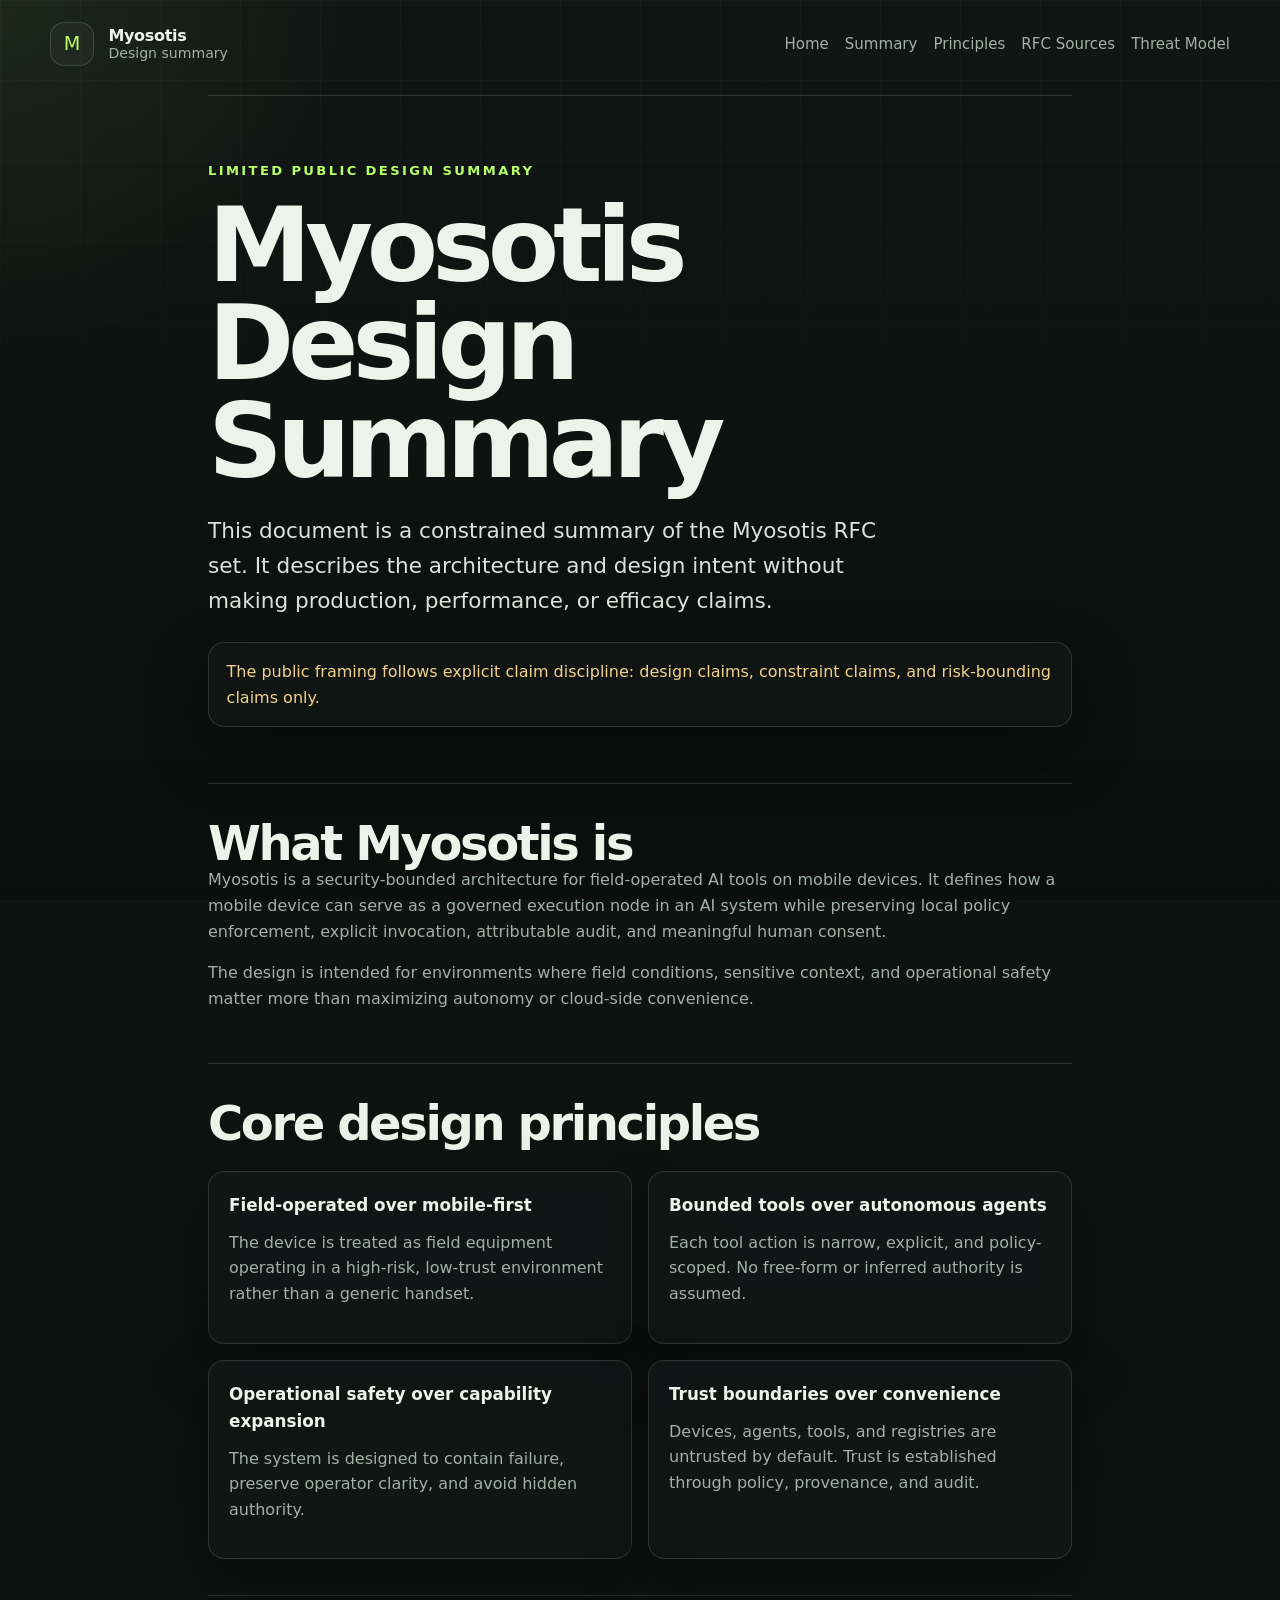
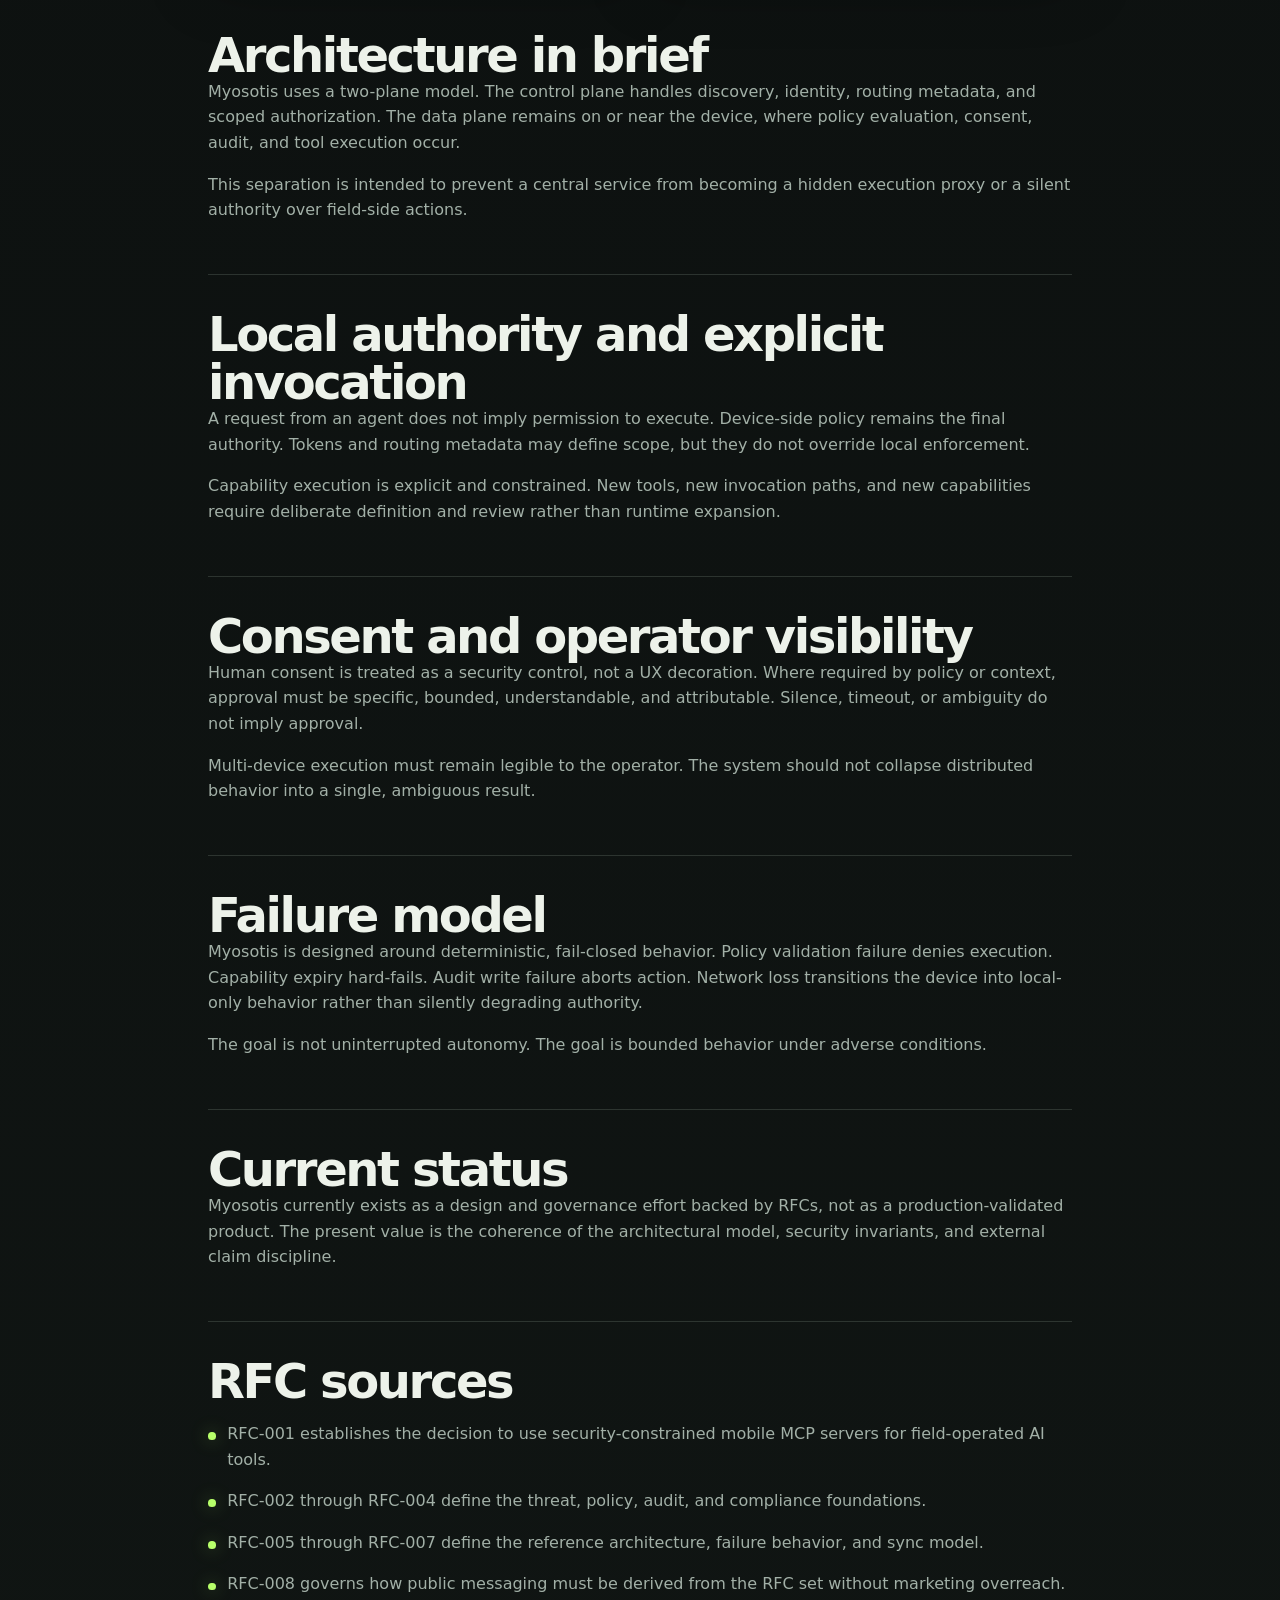
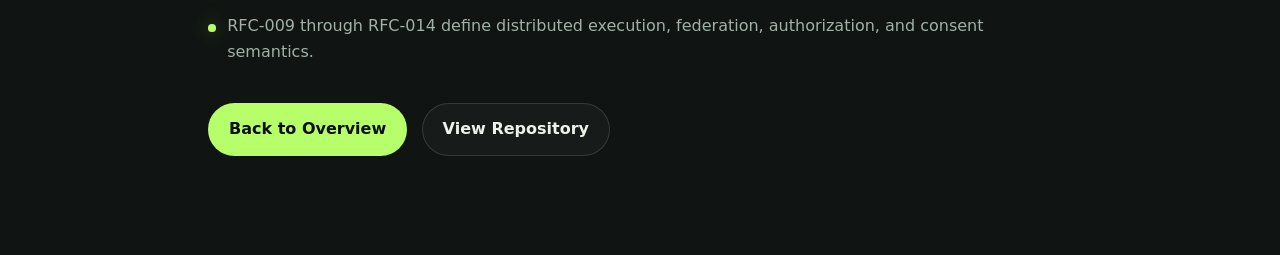
<file: web/whitepaper.html>
<!DOCTYPE html>
<html lang="en">
  <head>
    <meta charset="UTF-8" />
    <meta name="viewport" content="width=device-width, initial-scale=1.0" />
    <title>Myosotis | Design Summary</title>
    <meta
      name="description"
      content="A limited public design summary of the Myosotis RFC set covering field-operated AI, trust boundaries, policy enforcement, distributed execution, and consent."
    />
    <meta name="myosotis-source-revision" content="073e1607a7ba5514111355e7133a2f18e31016f1" />
    <meta name="myosotis-reviewed-at" content="2026-10-05" />
    <meta name="myosotis-publication-status" content="provisional" />
    <link rel="alternate" type="application/json" href="provenance.json" title="Myosotis provenance" />
    <link rel="alternate" type="application/json" href="claims.json" title="Myosotis public claims ledger" />
    <link rel="icon" href="favicon.svg" type="image/svg+xml" />
    <link rel="stylesheet" href="assets/styles.css" />
  </head>
  <body class="page-shell page-shell-paper">
    <div class="noise" aria-hidden="true"></div>
    <a class="skip-link" href="#main-content">Skip to content</a>
    <header class="site-header">
      <a class="brand" href="index.html">
        <span class="brand-mark">M</span>
        <span class="brand-copy">
          <strong>Myosotis</strong>
          <span>Design summary</span>
        </span>
      </a>
      <nav class="site-nav" aria-label="Primary">
        <a href="index.html">Home</a>
        <a href="#summary">Summary</a>
        <a href="#principles">Principles</a>
        <a href="#rfcs">RFC Sources</a>
        <a href="threat-model.html">Threat Model</a>
      </nav>
    </header>

    <main class="paper-layout" id="main-content">
      <section class="paper-hero" id="summary" data-claim-id="MYO-WEB-SUMMARY-SCOPE" data-claim-confidence="design">
        <p class="eyebrow">Limited public design summary</p>
        <h1>Myosotis Design Summary</h1>
        <p class="lede">
          This document is a constrained summary of the Myosotis RFC set. It
          describes the architecture and design intent without making production,
          performance, or efficacy claims.
        </p>
        <p class="paper-note">
          The public framing follows explicit claim discipline: design claims,
          constraint claims, and risk-bounding claims only.
        </p>
      </section>

      <section class="paper-section" data-claim-id="MYO-WEB-SUMMARY-DEFINITION" data-claim-confidence="design">
        <h2>What Myosotis is</h2>
        <p>
          Myosotis is a security-bounded architecture for field-operated AI tools
          on mobile devices. It defines how a mobile device can serve as a
          governed execution node in an AI system while preserving local policy
          enforcement, explicit invocation, attributable audit, and meaningful
          human consent.
        </p>
        <p>
          The design is intended for environments where field conditions,
          sensitive context, and operational safety matter more than maximizing
          autonomy or cloud-side convenience.
        </p>
      </section>

      <section class="paper-section" id="principles" data-claim-id="MYO-WEB-SUMMARY-PRINCIPLES" data-claim-confidence="design">
        <h2>Core design principles</h2>
        <div class="paper-grid">
          <article class="paper-card">
            <h3>Field-operated over mobile-first</h3>
            <p>
              The device is treated as field equipment operating in a high-risk,
              low-trust environment rather than a generic handset.
            </p>
          </article>
          <article class="paper-card">
            <h3>Bounded tools over autonomous agents</h3>
            <p>
              Each tool action is narrow, explicit, and policy-scoped. No
              free-form or inferred authority is assumed.
            </p>
          </article>
          <article class="paper-card">
            <h3>Operational safety over capability expansion</h3>
            <p>
              The system is designed to contain failure, preserve operator
              clarity, and avoid hidden authority.
            </p>
          </article>
          <article class="paper-card">
            <h3>Trust boundaries over convenience</h3>
            <p>
              Devices, agents, tools, and registries are untrusted by default.
              Trust is established through policy, provenance, and audit.
            </p>
          </article>
        </div>
      </section>

      <section class="paper-section" data-claim-id="MYO-WEB-SUMMARY-ARCHITECTURE" data-claim-confidence="design">
        <h2>Architecture in brief</h2>
        <p>
          Myosotis uses a two-plane model. The control plane handles discovery,
          identity, routing metadata, and scoped authorization. The data plane
          remains on or near the device, where policy evaluation, consent, audit,
          and tool execution occur.
        </p>
        <p>
          This separation is intended to prevent a central service from becoming
          a hidden execution proxy or a silent authority over field-side actions.
        </p>
      </section>

      <section class="paper-section" data-claim-id="MYO-WEB-SUMMARY-AUTHORITY" data-claim-confidence="design">
        <h2>Local authority and explicit invocation</h2>
        <p>
          A request from an agent does not imply permission to execute.
          Device-side policy remains the final authority. Tokens and routing
          metadata may define scope, but they do not override local enforcement.
        </p>
        <p>
          Capability execution is explicit and constrained. New tools, new
          invocation paths, and new capabilities require deliberate definition and
          review rather than runtime expansion.
        </p>
      </section>

      <section class="paper-section" data-claim-id="MYO-WEB-SUMMARY-CONSENT" data-claim-confidence="design">
        <h2>Consent and operator visibility</h2>
        <p>
          Human consent is treated as a security control, not a UX decoration.
          Where required by policy or context, approval must be specific,
          bounded, understandable, and attributable. Silence, timeout, or
          ambiguity do not imply approval.
        </p>
        <p>
          Multi-device execution must remain legible to the operator. The system
          should not collapse distributed behavior into a single, ambiguous
          result.
        </p>
      </section>

      <section class="paper-section" data-claim-id="MYO-WEB-SUMMARY-FAILURE" data-claim-confidence="design">
        <h2>Failure model</h2>
        <p>
          Myosotis is designed around deterministic, fail-closed behavior. Policy
          validation failure denies execution. Capability expiry hard-fails.
          Audit write failure aborts action. Network loss transitions the device
          into local-only behavior rather than silently degrading authority.
        </p>
        <p>
          The goal is not uninterrupted autonomy. The goal is bounded behavior
          under adverse conditions.
        </p>
      </section>

      <section class="paper-section" data-claim-id="MYO-WEB-SUMMARY-STATUS" data-claim-confidence="design">
        <h2>Current status</h2>
        <p>
          Myosotis currently exists as a design and governance effort backed by
          RFCs, not as a production-validated product. The present value is the
          coherence of the architectural model, security invariants, and external
          claim discipline.
        </p>
      </section>

      <section class="paper-section" id="rfcs" data-claim-id="MYO-WEB-SUMMARY-SOURCES" data-claim-confidence="design">
        <h2>RFC sources</h2>
        <ul class="paper-list">
          <li>
            RFC-001 establishes the decision to use security-constrained mobile
            MCP servers for field-operated AI tools.
          </li>
          <li>
            RFC-002 through RFC-004 define the threat, policy, audit, and
            compliance foundations.
          </li>
          <li>
            RFC-005 through RFC-007 define the reference architecture, failure
            behavior, and sync model.
          </li>
          <li>
            RFC-008 governs how public messaging must be derived from the RFC
            set without marketing overreach.
          </li>
          <li>
            RFC-009 through RFC-014 define distributed execution, federation,
            authorization, and consent semantics.
          </li>
        </ul>
        <div class="cta-row">
          <a class="button button-primary" href="index.html">Back to Overview</a>
          <a
            class="button button-secondary"
            href="https://github.com/hackelia-micrantha/myosotis-community"
            >View Repository</a
          >
        </div>
      </section>
    </main>
  </body>
</html>
</file>
<file: web/assets/styles.css>
/* Branch B: Phyllotaxis presentation preview. */
:root {
  --bg: #0d1110;
  --bg-alt: #121816;
  --panel: rgba(18, 24, 22, 0.82);
  --panel-strong: #161d1a;
  --line: rgba(182, 202, 188, 0.18);
  --text: #edf2ea;
  --muted: #a2b0a7;
  --accent: #b7ff6a;
  --accent-dim: rgba(183, 255, 106, 0.12);
  --warning: #f1d18b;
  --shadow: 0 24px 60px rgba(0, 0, 0, 0.36);
  --radius: 24px;
  --radius-sm: 16px;
  --content-width: 1180px;
}

* {
  box-sizing: border-box;
}

html {
  scroll-behavior: smooth;
}

body {
  margin: 0;
  min-height: 100vh;
  background:
    radial-gradient(circle at top left, rgba(183, 255, 106, 0.08), transparent 22rem),
    linear-gradient(180deg, #111715 0%, #0d1110 40%, #101513 100%);
  color: var(--text);
  font-family: system-ui, -apple-system, BlinkMacSystemFont, "Segoe UI", sans-serif;
  line-height: 1.6;
}

a {
  color: inherit;
  text-decoration: none;
}

img {
  max-width: 100%;
}

.page-shell {
  position: relative;
  overflow-x: hidden;
}

.page-shell::before,
.page-shell::after {
  content: "";
  position: fixed;
  inset: 0;
  pointer-events: none;
  z-index: -2;
}

.page-shell::before {
  background-image:
    linear-gradient(rgba(255, 255, 255, 0.03) 1px, transparent 1px),
    linear-gradient(90deg, rgba(255, 255, 255, 0.03) 1px, transparent 1px);
  background-size: 5rem 5rem;
  mask-image: linear-gradient(180deg, rgba(0, 0, 0, 0.8), transparent 85%);
}

.page-shell::after {
  background: linear-gradient(180deg, transparent 0%, rgba(0, 0, 0, 0.24) 100%);
}

.noise {
  position: fixed;
  inset: 0;
  z-index: -1;
  opacity: 0.055;
  pointer-events: none;
  background-image:
    radial-gradient(circle at 20% 20%, rgba(255, 255, 255, 0.4) 0 1px, transparent 1px),
    radial-gradient(circle at 80% 30%, rgba(255, 255, 255, 0.28) 0 1px, transparent 1px),
    radial-gradient(circle at 50% 70%, rgba(255, 255, 255, 0.32) 0 1px, transparent 1px);
  background-size: 180px 180px;
}

.site-header,
.site-footer,
main,
.paper-layout {
  width: min(calc(100% - 2.5rem), var(--content-width));
  margin: 0 auto;
}

.site-header {
  display: flex;
  align-items: center;
  justify-content: space-between;
  gap: 1.5rem;
  padding: 1.4rem 0 0.8rem;
}

.brand {
  display: inline-flex;
  align-items: center;
  gap: 0.9rem;
}

.brand-mark {
  display: inline-grid;
  place-items: center;
  width: 2.75rem;
  height: 2.75rem;
  border: 1px solid var(--line);
  border-radius: 0.9rem;
  background: rgba(255, 255, 255, 0.03);
  color: var(--accent);
  font-family: system-ui, -apple-system, BlinkMacSystemFont, "Segoe UI", sans-serif;
  font-size: 1.2rem;
}

.brand-copy {
  display: flex;
  flex-direction: column;
  line-height: 1.15;
}

.brand-copy strong {
  font-size: 1rem;
  font-family: system-ui, -apple-system, BlinkMacSystemFont, "Segoe UI", sans-serif;
  letter-spacing: -0.02em;
}

.brand-copy span:last-child {
  color: var(--muted);
  font-size: 0.88rem;
}

.site-nav {
  display: flex;
  flex-wrap: wrap;
  gap: 1rem;
  color: var(--muted);
  font-size: 0.94rem;
}

.site-nav a:hover,
.site-nav a:focus-visible,
.site-footer a:hover,
.site-footer a:focus-visible {
  color: var(--text);
}

main {
  padding: 1rem 0 4rem;
}

.section-grid,
.paper-section,
.paper-hero {
  border-top: 1px solid var(--line);
}

.hero {
  display: grid;
  grid-template-columns: minmax(0, 1fr) minmax(20rem, 0.72fr);
  gap: 2rem;
  align-items: stretch;
  padding: 4.5rem 0 4rem;
  border-top: 1px solid var(--line);
}

.hero-headline {
  grid-column: 1 / -1;
  max-width: 60rem;
}

.hero-headline h1 span {
  display: block;
}

.hero-copy h1,
.paper-hero h1 {
  margin: 0;
  font-family: system-ui, -apple-system, BlinkMacSystemFont, "Segoe UI", sans-serif;
  font-size: clamp(3.4rem, 9vw, 6.5rem);
  line-height: 0.94;
  letter-spacing: -0.06em;
  max-width: none;
  text-wrap: balance;
}

.eyebrow,
.section-label {
  margin: 0 0 1rem;
  color: var(--accent);
  font-size: 0.82rem;
  font-weight: 600;
  text-transform: uppercase;
  letter-spacing: 0.18em;
}

.lede {
  max-width: 43rem;
  margin: 1.5rem 0 0;
  color: #d9e2db;
  font-size: clamp(1.05rem, 2vw, 1.35rem);
}

.hero-panel,
.feature-card,
.status-card,
.sector-card,
.timeline-item,
.paper-card,
.rules-board,
.paper-note {
  background: var(--panel);
  border: 1px solid var(--line);
  box-shadow: var(--shadow);
  backdrop-filter: blur(10px);
}

.hero-panel {
  padding: 1.3rem;
  border-radius: var(--radius);
}

.panel-header,
.rule-row,
.panel-metrics {
  display: flex;
  justify-content: space-between;
  gap: 1rem;
}

.panel-header {
  color: var(--muted);
  font-size: 0.84rem;
  text-transform: uppercase;
  letter-spacing: 0.1em;
}

.diagram-flow {
  display: flex;
  flex-wrap: wrap;
  gap: 0.65rem;
  margin: 1.5rem 0;
}

.diagram-flow span {
  display: inline-flex;
  align-items: center;
  padding: 0.55rem 0.85rem;
  border: 1px solid var(--line);
  border-radius: 999px;
  background: rgba(255, 255, 255, 0.03);
  color: var(--text);
}

.diagram-core strong {
  display: block;
  padding: 0.7rem 0;
  border-bottom: 1px solid var(--line);
}

.lane-label {
  display: block;
  margin-bottom: 0.55rem;
  color: var(--warning);
  font-size: 0.78rem;
  text-transform: uppercase;
  letter-spacing: 0.12em;
}

.diagram-lanes {
  margin-bottom: 1.2rem;
}

.diagram-core {
  display: grid;
}

.diagram-core strong {
  font-size: 0.98rem;
}

.diagram-core strong:last-child {
  border-bottom: 0;
}

.panel-metrics {
  flex-direction: column;
}

.panel-metrics div {
  display: grid;
  grid-template-columns: 10rem 1fr;
  gap: 1rem;
  padding-top: 0.85rem;
  border-top: 1px solid var(--line);
}

.panel-metrics dt {
  color: var(--muted);
}

.panel-metrics dd {
  margin: 0;
}

.cta-row {
  display: flex;
  flex-wrap: wrap;
  gap: 0.9rem;
  margin: 2.4rem 0 0;
}

.button {
  display: inline-flex;
  align-items: center;
  justify-content: center;
  min-height: 3rem;
  padding: 0.8rem 1.25rem;
  border-radius: 999px;
  border: 1px solid transparent;
  font-weight: 600;
  transition:
    transform 180ms ease,
    border-color 180ms ease,
    background-color 180ms ease;
}

.button:hover,
.button:focus-visible {
  transform: translateY(-1px);
}

.button-primary {
  background: var(--accent);
  color: #0a0f0d;
}

.button-secondary {
  border-color: var(--line);
  background: rgba(255, 255, 255, 0.03);
}

.signal-list,
.paper-list {
  margin: 2rem 0 0;
  padding: 0;
  list-style: none;
}

.signal-list {
  display: flex;
  flex-wrap: wrap;
  gap: 0.85rem;
}

.signal-list li,
.paper-list li {
  position: relative;
}

.signal-list li {
  padding: 0.6rem 0.9rem 0.6rem 1.6rem;
  border: 1px solid var(--line);
  border-radius: 999px;
  color: var(--muted);
  background: rgba(255, 255, 255, 0.03);
}

.signal-list li::before,
.paper-list li::before {
  content: "";
  position: absolute;
  left: 0;
  top: 0.85rem;
  width: 0.48rem;
  height: 0.48rem;
  border-radius: 50%;
  background: var(--accent);
  box-shadow: 0 0 18px rgba(183, 255, 106, 0.4);
}

.signal-list li::before {
  left: 0.7rem;
  top: 50%;
  transform: translateY(-50%);
}

.section-grid {
  display: grid;
  grid-template-columns: 18rem minmax(0, 1fr);
  gap: 1.5rem 2rem;
  padding: 3.5rem 0;
}

.section-band {
  background: linear-gradient(180deg, rgba(255, 255, 255, 0.014), rgba(255, 255, 255, 0));
}

.section-intro h2,
.paper-section h2 {
  margin: 0;
  font-family: system-ui, -apple-system, BlinkMacSystemFont, "Segoe UI", sans-serif;
  font-size: clamp(1.8rem, 4vw, 3rem);
  line-height: 1;
  letter-spacing: -0.05em;
}

.section-copy {
  max-width: 47rem;
}

.section-copy p,
.paper-section p,
.paper-card p,
.feature-card p,
.sector-card p,
.status-card p,
.timeline-item p {
  margin-top: 0;
  color: var(--muted);
}

.card-grid,
.status-grid,
.sector-grid,
.paper-grid {
  grid-column: 2;
  display: grid;
  grid-template-columns: repeat(3, minmax(0, 1fr));
  gap: 1rem;
}

.sector-grid,
.status-grid,
.paper-grid {
  grid-template-columns: repeat(2, minmax(0, 1fr));
}

.feature-card,
.status-card,
.sector-card,
.paper-card {
  padding: 1.25rem;
  border-radius: var(--radius-sm);
}

.feature-card h3,
.timeline-item h3,
.paper-card h3 {
  margin: 0 0 0.7rem;
  font-size: 1.05rem;
}

.timeline {
  grid-column: 2;
  display: grid;
  grid-template-columns: repeat(4, minmax(0, 1fr));
  gap: 1rem;
}

.timeline-item {
  padding: 1.2rem;
  border-radius: var(--radius-sm);
}

.timeline-item span {
  display: inline-block;
  margin-bottom: 1rem;
  color: var(--accent);
  font-family: system-ui, -apple-system, BlinkMacSystemFont, "Segoe UI", sans-serif;
  font-size: 1.25rem;
}

.rules-board {
  grid-column: 2;
  border-radius: var(--radius);
  overflow: hidden;
}

.rule-row {
  padding: 1rem 1.2rem;
  align-items: flex-start;
}

.rule-row + .rule-row {
  border-top: 1px solid var(--line);
}

.rule-row strong {
  width: 13rem;
  color: var(--warning);
  flex: 0 0 auto;
}

.sector-card span,
.status-card span {
  display: block;
  margin-bottom: 0.6rem;
  font-size: 0.85rem;
  text-transform: uppercase;
  letter-spacing: 0.12em;
  color: var(--accent);
}

.final-cta {
  padding-bottom: 2rem;
}

.contact-line {
  padding-top: 2.8rem;
  color: var(--muted);
}

.contact-line a {
  color: var(--text);
  border-bottom: 1px solid rgba(183, 255, 106, 0.35);
}

.contact-line p {
  margin: 0;
}

.site-footer {
  display: flex;
  justify-content: space-between;
  gap: 2rem;
  align-items: flex-start;
  padding: 2rem 0 3rem;
  color: var(--muted);
  border-top: 1px solid var(--line);
}

.site-footer p {
  max-width: 28rem;
  margin: 0.45rem 0 0;
}

.footer-brand {
  max-width: 32rem;
}

.footer-kicker {
  margin: 0;
  color: var(--accent);
  font-size: 0.78rem;
  font-weight: 600;
  text-transform: uppercase;
  letter-spacing: 0.14em;
}

.footer-title {
  margin-top: 0.35rem;
  color: var(--text);
  font-family: system-ui, -apple-system, BlinkMacSystemFont, "Segoe UI", sans-serif;
  font-size: 1.2rem;
  letter-spacing: -0.03em;
}

.footer-grid {
  display: grid;
  grid-template-columns: repeat(2, minmax(10rem, 1fr));
  gap: 1rem 2rem;
}

.footer-column span {
  display: block;
  margin-bottom: 0.55rem;
  color: var(--warning);
  font-size: 0.78rem;
  text-transform: uppercase;
  letter-spacing: 0.12em;
}

.footer-column nav,
.footer-column .footer-links {
  display: flex;
  flex-direction: column;
  gap: 0.55rem;
}

.footer-meta {
  margin-top: 1.2rem;
  font-size: 0.92rem;
}

.footer-note {
  margin-top: 1.2rem;
  max-width: 25rem;
  font-size: 0.92rem;
}

.page-shell-paper main,
.paper-layout {
  padding: 1rem 0 4rem;
}

.paper-layout {
  max-width: 54rem;
}

.paper-hero {
  padding: 4rem 0 2.5rem;
}

.paper-note {
  margin-top: 1.5rem;
  padding: 1rem 1.1rem;
  border-radius: var(--radius-sm);
  color: var(--warning);
}

.paper-section {
  padding: 2.2rem 0;
}

.paper-grid {
  margin-top: 1.5rem;
}

.paper-list {
  margin-top: 1rem;
}

.paper-list li {
  margin: 0 0 1rem;
  padding-left: 1.2rem;
  color: var(--muted);
}

.paper-list li::before {
  top: 0.7rem;
}

:focus-visible {
  outline: 2px solid var(--accent);
  outline-offset: 2px;
}

@media (max-width: 960px) {
  .hero,
  .section-grid,
  .timeline,
  .card-grid,
  .status-grid,
  .sector-grid,
  .paper-grid,
  .site-footer {
    grid-template-columns: 1fr;
  }

  .section-intro,
  .section-copy,
  .timeline,
  .card-grid,
  .status-grid,
  .sector-grid,
  .rules-board {
    grid-column: auto;
  }

  .hero-panel {
    order: -1;
  }

  .hero-headline {
    max-width: 100%;
  }

  .panel-metrics div,
  .rule-row {
    grid-template-columns: 1fr;
    display: block;
  }

  .rule-row strong {
    display: block;
    width: auto;
    margin-bottom: 0.5rem;
  }

  .site-header,
  .site-footer {
    flex-direction: column;
    align-items: flex-start;
  }

  .footer-grid {
    width: 100%;
    grid-template-columns: 1fr;
  }
}

@media (max-width: 640px) {
  .site-header,
  .site-footer,
  main,
  .paper-layout {
    width: min(calc(100% - 1.35rem), var(--content-width));
  }

  .hero {
    padding-top: 3rem;
  }

  .hero-copy h1,
  .paper-hero h1 {
    max-width: 100%;
    font-size: clamp(2.6rem, 14vw, 4.4rem);
  }

  .button {
    width: 100%;
  }

  .cta-row {
    width: 100%;
  }

  .signal-list {
    flex-direction: column;
  }
}


/* Skip-link behavior retained from the later accessibility work. */
.skip-link {
  position: absolute;
  top: 0;
  left: 1.25rem;
  z-index: 100;
  padding: 0.6rem 0.85rem;
  border: 1px solid var(--line);
  border-radius: 0 0 0.75rem 0.75rem;
  background: var(--panel-strong);
  color: var(--text);
  transform: translateY(-120%);
}

.skip-link:focus {
  transform: translateY(0);
}


@media (prefers-reduced-motion: reduce) {
  html {
    scroll-behavior: auto;
  }

  *,
  *::before,
  *::after {
    animation-duration: 0.01ms !important;
    animation-iteration-count: 1 !important;
    transition-duration: 0.01ms !important;
  }
}
</file>
